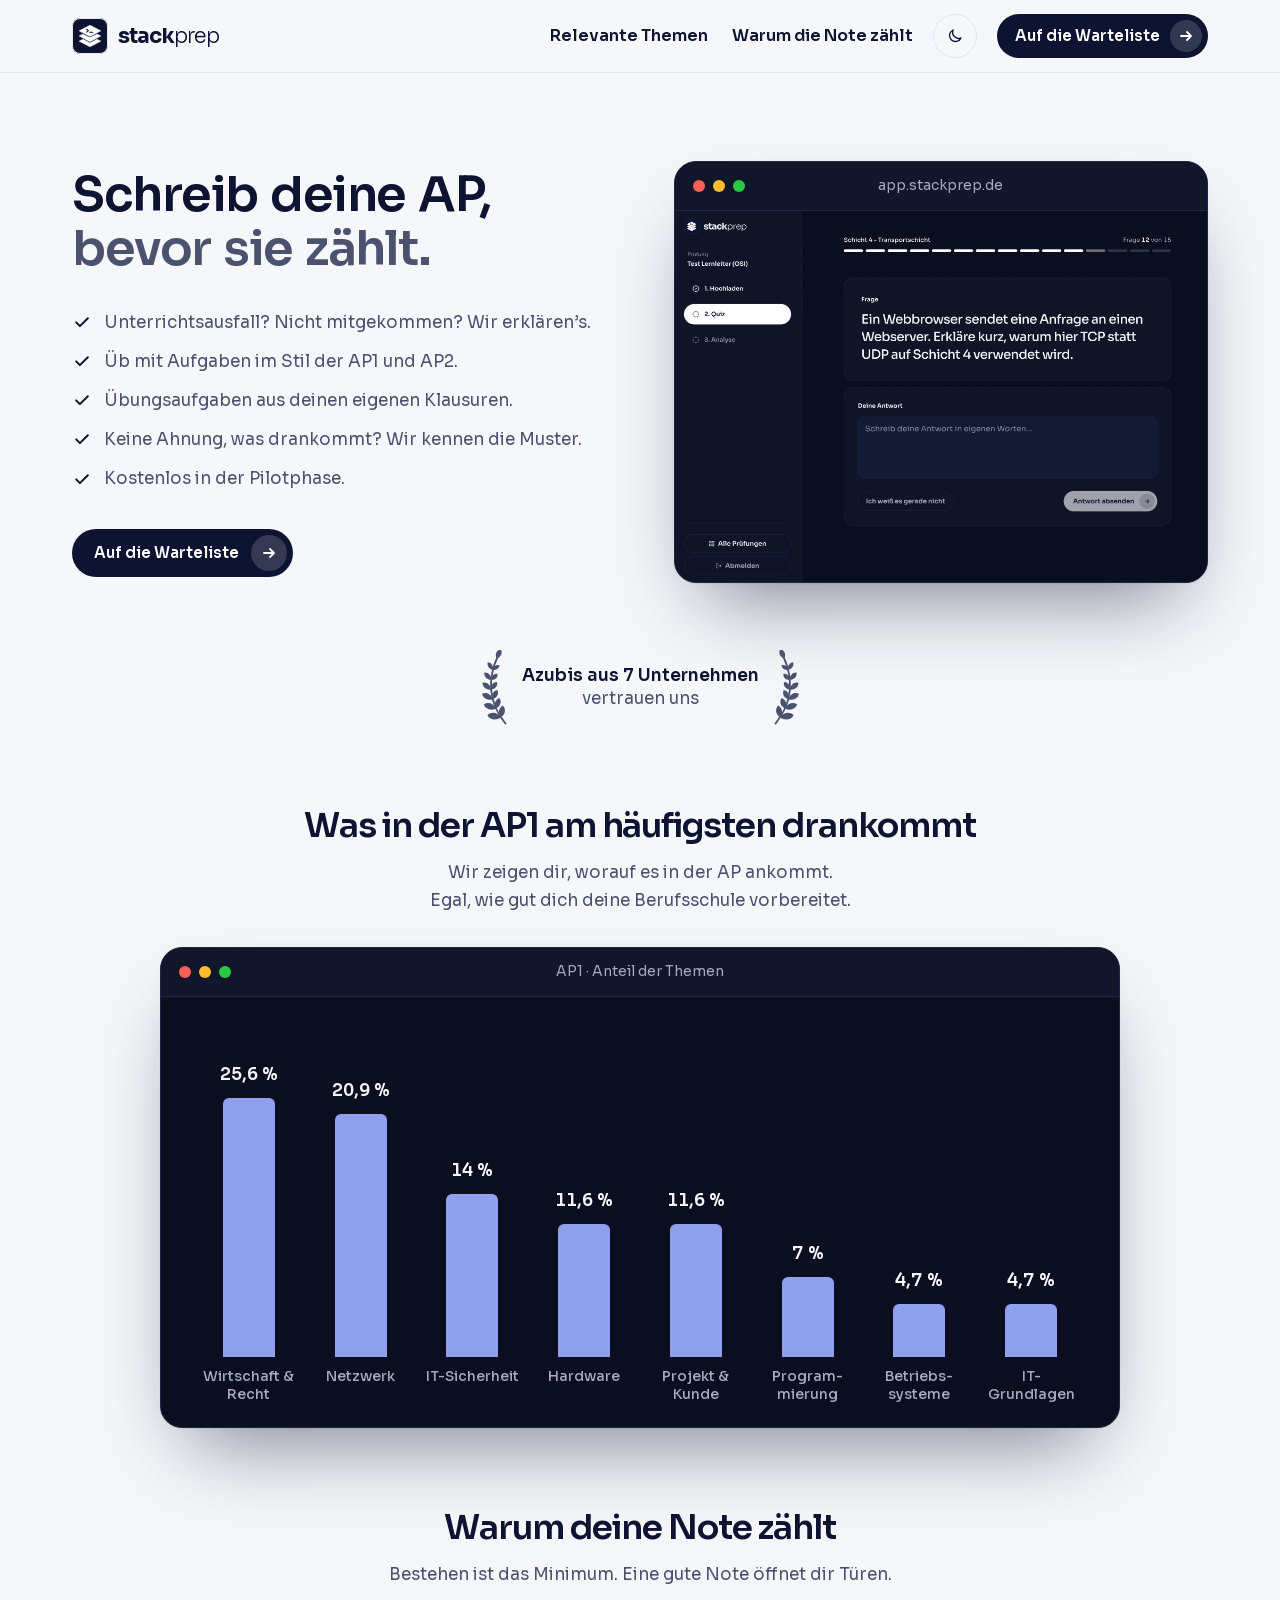
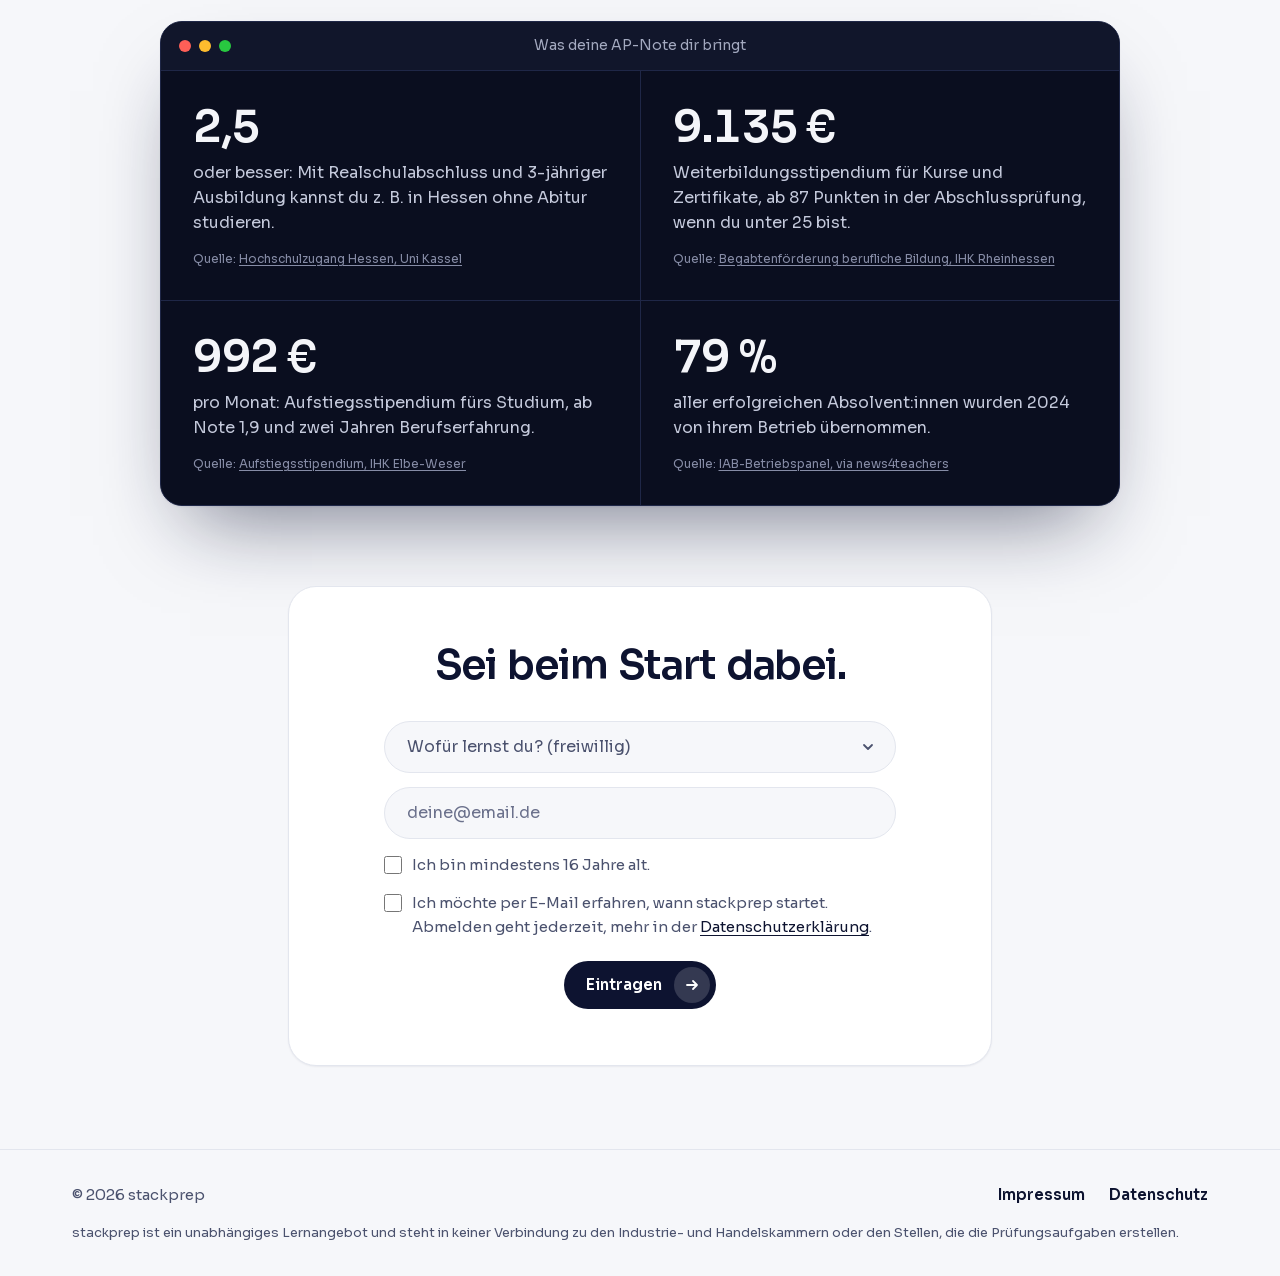
<file: index.html>
<!doctype html>
<html lang="de">
<head>
  <meta charset="utf-8">
  <meta name="viewport" content="width=device-width, initial-scale=1">
  <meta http-equiv="Content-Security-Policy" content="default-src 'none'; script-src 'self'; style-src 'self'; img-src 'self'; font-src 'self'; connect-src 'self'; form-action 'self'; base-uri 'none'; upgrade-insecure-requests">
  <meta name="referrer" content="strict-origin-when-cross-origin">
  <title>stackprep: Schreib deine AP, bevor sie zählt</title>
  <meta name="description" content="Vorbereitung auf die IHK-Abschlussprüfung Teil 1 und 2 für alle IT-Berufe: Aufgaben im Stil der AP, Erklärungen zum Stoff aus dem Unterricht und Übungsaufgaben aus deinen eigenen Unterlagen.">
  <meta name="theme-color" content="#F6F7FA" media="(prefers-color-scheme: light)">
  <meta name="theme-color" content="#0A0E1F" media="(prefers-color-scheme: dark)">
  <meta property="og:title" content="stackprep: Schreib deine AP, bevor sie zählt">
  <meta property="og:description" content="Aufgaben im Stil der AP1 und AP2, Erklärungen zum Stoff und Übungsaufgaben aus deinen eigenen Unterlagen.">
  <meta property="og:type" content="website">
  <link rel="icon" href="/assets/img/favicon.svg" type="image/svg+xml">
  <link rel="preload" href="/assets/fonts/Sora-Variable.woff2" as="font" type="font/woff2" crossorigin>
  <script src="/assets/js/theme.js"></script>
  <link rel="stylesheet" href="/assets/css/styles.css">
  <script src="/assets/js/main.js" defer></script>
</head>
<body>
  <a class="skip-link" href="#main">Zum Inhalt springen</a>

  <header class="site-header">
    <div class="container site-header__inner">
      <a class="brand" href="/" aria-label="stackprep, zur Startseite">
        <img class="brand__mark" src="/assets/img/logo-mark.svg" alt="" width="36" height="36">
        <span class="brand__word"><span class="brand__stack">stack</span><span class="brand__prep">prep</span></span>
      </a>
      <nav class="site-nav" aria-label="Hauptnavigation">
        <a href="#themen">Relevante Themen</a>
        <a href="#warum">Warum die Note zählt</a>
      </nav>
      <button class="theme-toggle" type="button" aria-label="Dunkles Design" aria-pressed="false" data-theme-toggle hidden>
        <svg class="icon-moon" viewBox="0 0 24 24" fill="none" stroke="currentColor" stroke-width="1.8" stroke-linecap="round" stroke-linejoin="round" aria-hidden="true" focusable="false"><path d="M20 14.5A8 8 0 0 1 9.5 4a8 8 0 1 0 10.5 10.5z"/></svg>
        <svg class="icon-sun" viewBox="0 0 24 24" fill="none" stroke="currentColor" stroke-width="1.8" stroke-linecap="round" aria-hidden="true" focusable="false"><circle cx="12" cy="12" r="4"/><path d="M12 2v2M12 20v2M4.9 4.9l1.4 1.4M17.7 17.7l1.4 1.4M2 12h2M20 12h2M4.9 19.1l1.4-1.4M17.7 6.3l1.4-1.4"/></svg>
      </button>
      <a class="pill-button site-header__cta" href="#warteliste">Auf die Warteliste <span class="pill-button__arrow" aria-hidden="true"><svg viewBox="0 0 16 16" fill="none" stroke="currentColor" stroke-width="1.8" stroke-linecap="round" stroke-linejoin="round"><path d="M3 8h10M9 4l4 4-4 4"/></svg></span></a>
    </div>
  </header>

  <main id="main">
    <section class="hero hero--split" aria-labelledby="hero-title">
      <div class="container hero__inner">
        <div class="hero__copy">
          <h1 id="hero-title">Schreib deine AP,<br><span class="hero__soft">bevor sie zählt.</span></h1>

          <ul class="checklist">
            <li><svg viewBox="0 0 24 24" fill="none" stroke="currentColor" stroke-width="2.4" stroke-linecap="round" stroke-linejoin="round" aria-hidden="true" focusable="false"><path d="M5 12.5l4.5 4.5L19 7.5"/></svg><span>Unterrichtsausfall? Nicht mitgekommen? Wir erklären’s.</span></li>
            <li><svg viewBox="0 0 24 24" fill="none" stroke="currentColor" stroke-width="2.4" stroke-linecap="round" stroke-linejoin="round" aria-hidden="true" focusable="false"><path d="M5 12.5l4.5 4.5L19 7.5"/></svg><span>Üb mit Aufgaben im Stil der AP1 und AP2.</span></li>
            <li><svg viewBox="0 0 24 24" fill="none" stroke="currentColor" stroke-width="2.4" stroke-linecap="round" stroke-linejoin="round" aria-hidden="true" focusable="false"><path d="M5 12.5l4.5 4.5L19 7.5"/></svg><span>Übungsaufgaben aus deinen eigenen Klausuren.</span></li>
            <li><svg viewBox="0 0 24 24" fill="none" stroke="currentColor" stroke-width="2.4" stroke-linecap="round" stroke-linejoin="round" aria-hidden="true" focusable="false"><path d="M5 12.5l4.5 4.5L19 7.5"/></svg><span>Keine Ahnung, was drankommt? Wir kennen die Muster.</span></li>
            <li><svg viewBox="0 0 24 24" fill="none" stroke="currentColor" stroke-width="2.4" stroke-linecap="round" stroke-linejoin="round" aria-hidden="true" focusable="false"><path d="M5 12.5l4.5 4.5L19 7.5"/></svg><span>Kostenlos in der Pilotphase.</span></li>
          </ul>

          <a class="pill-button" href="#warteliste">Auf die Warteliste <span class="pill-button__arrow" aria-hidden="true"><svg viewBox="0 0 16 16" fill="none" stroke="currentColor" stroke-width="1.8" stroke-linecap="round" stroke-linejoin="round"><path d="M3 8h10M9 4l4 4-4 4"/></svg></span></a>
        </div>

        <!-- Bildschirmfoto der App in einem macOS-Fenster -->
        <figure class="window window--shot">
          <div class="window__bar" aria-hidden="true">
            <span class="window__dots"><i></i><i></i><i></i></span>
            <p>app.stackprep.de</p>
          </div>
          <img src="/assets/img/app-quiz.webp" width="2000" height="1395" alt="stackprep im Quiz: eine Freitext-Frage, warum ein Webbrowser TCP statt UDP verwendet, mit Antwortfeld und Fortschritt „Frage 12 von 15“.">
        </figure>

        <div class="proof">
          <svg class="proof__laurel" viewBox="0 0 28 64" fill="currentColor" aria-hidden="true" focusable="false"><path d="M22 62Q1 36 16 4" fill="none" stroke="currentColor" stroke-width="1.5" stroke-linecap="round"/><path d="M0 0C3.7 -3.5 3.7 -8.7 0 -11.6C-3.7 -8.7 -3.7 -3.5 0 0Z" transform="translate(18.2 56.7) rotate(-81)"/><path d="M0 0C3.3 -3.0 3.3 -7.5 0 -10.0C-3.3 -7.5 -3.3 -3.0 0 0Z" transform="translate(18.2 56.7) rotate(9)"/><path d="M0 0C3.4 -3.2 3.4 -8.1 0 -10.8C-3.4 -8.1 -3.4 -3.2 0 0Z" transform="translate(14.0 49.2) rotate(-72)"/><path d="M0 0C3.0 -2.8 3.0 -7.0 0 -9.3C-3.0 -7.0 -3.0 -2.8 0 0Z" transform="translate(14.0 49.2) rotate(18)"/><path d="M0 0C3.2 -3.0 3.2 -7.5 0 -10.0C-3.2 -7.5 -3.2 -3.0 0 0Z" transform="translate(11.2 41.4) rotate(-63)"/><path d="M0 0C2.8 -2.6 2.8 -6.5 0 -8.6C-2.8 -6.5 -2.8 -2.6 0 0Z" transform="translate(11.2 41.4) rotate(27)"/><path d="M0 0C2.9 -2.8 2.9 -6.9 0 -9.2C-2.9 -6.9 -2.9 -2.8 0 0Z" transform="translate(9.9 33.3) rotate(-52)"/><path d="M0 0C2.6 -2.4 2.6 -6.0 0 -8.0C-2.6 -6.0 -2.6 -2.4 0 0Z" transform="translate(9.9 33.3) rotate(38)"/><path d="M0 0C2.7 -2.5 2.7 -6.4 0 -8.5C-2.7 -6.4 -2.7 -2.5 0 0Z" transform="translate(10.0 25.1) rotate(-43)"/><path d="M0 0C2.4 -2.2 2.4 -5.5 0 -7.3C-2.4 -5.5 -2.4 -2.2 0 0Z" transform="translate(10.0 25.1) rotate(47)"/><path d="M0 0C2.4 -2.3 2.4 -5.8 0 -7.7C-2.4 -5.8 -2.4 -2.3 0 0Z" transform="translate(11.4 16.6) rotate(-34)"/><path d="M0 0C2.2 -2.0 2.2 -5.0 0 -6.6C-2.2 -5.0 -2.2 -2.0 0 0Z" transform="translate(11.4 16.6) rotate(56)"/><path d="M0 0C3.0 -2.5 3.0 -6.4 0 -8.5C-3.0 -6.4 -3.0 -2.5 0 0Z" transform="translate(14.6 7.2) rotate(23)"/></svg>
          <p><strong>Azubis aus 7 Unternehmen</strong><span>vertrauen uns</span></p>
          <svg class="proof__laurel proof__laurel--right" viewBox="0 0 28 64" fill="currentColor" aria-hidden="true" focusable="false"><path d="M22 62Q1 36 16 4" fill="none" stroke="currentColor" stroke-width="1.5" stroke-linecap="round"/><path d="M0 0C3.7 -3.5 3.7 -8.7 0 -11.6C-3.7 -8.7 -3.7 -3.5 0 0Z" transform="translate(18.2 56.7) rotate(-81)"/><path d="M0 0C3.3 -3.0 3.3 -7.5 0 -10.0C-3.3 -7.5 -3.3 -3.0 0 0Z" transform="translate(18.2 56.7) rotate(9)"/><path d="M0 0C3.4 -3.2 3.4 -8.1 0 -10.8C-3.4 -8.1 -3.4 -3.2 0 0Z" transform="translate(14.0 49.2) rotate(-72)"/><path d="M0 0C3.0 -2.8 3.0 -7.0 0 -9.3C-3.0 -7.0 -3.0 -2.8 0 0Z" transform="translate(14.0 49.2) rotate(18)"/><path d="M0 0C3.2 -3.0 3.2 -7.5 0 -10.0C-3.2 -7.5 -3.2 -3.0 0 0Z" transform="translate(11.2 41.4) rotate(-63)"/><path d="M0 0C2.8 -2.6 2.8 -6.5 0 -8.6C-2.8 -6.5 -2.8 -2.6 0 0Z" transform="translate(11.2 41.4) rotate(27)"/><path d="M0 0C2.9 -2.8 2.9 -6.9 0 -9.2C-2.9 -6.9 -2.9 -2.8 0 0Z" transform="translate(9.9 33.3) rotate(-52)"/><path d="M0 0C2.6 -2.4 2.6 -6.0 0 -8.0C-2.6 -6.0 -2.6 -2.4 0 0Z" transform="translate(9.9 33.3) rotate(38)"/><path d="M0 0C2.7 -2.5 2.7 -6.4 0 -8.5C-2.7 -6.4 -2.7 -2.5 0 0Z" transform="translate(10.0 25.1) rotate(-43)"/><path d="M0 0C2.4 -2.2 2.4 -5.5 0 -7.3C-2.4 -5.5 -2.4 -2.2 0 0Z" transform="translate(10.0 25.1) rotate(47)"/><path d="M0 0C2.4 -2.3 2.4 -5.8 0 -7.7C-2.4 -5.8 -2.4 -2.3 0 0Z" transform="translate(11.4 16.6) rotate(-34)"/><path d="M0 0C2.2 -2.0 2.2 -5.0 0 -6.6C-2.2 -5.0 -2.2 -2.0 0 0Z" transform="translate(11.4 16.6) rotate(56)"/><path d="M0 0C3.0 -2.5 3.0 -6.4 0 -8.5C-3.0 -6.4 -3.0 -2.5 0 0Z" transform="translate(14.6 7.2) rotate(23)"/></svg>
        </div>
      </div>
    </section>

    <section id="themen" class="topics-section" aria-labelledby="themen-title">
      <div class="container">
        <h2 id="themen-title" class="topics-section__title">Was in der AP1 am häufigsten drankommt</h2>
        <p class="topics-section__lead">Wir zeigen dir, worauf es in der AP ankommt.<br>Egal, wie gut dich deine Berufsschule vorbereitet.</p>
        <figure class="window window--shot window--chart">
          <div class="window__bar" aria-hidden="true">
            <span class="window__dots"><i></i><i></i><i></i></span>
            <p>AP1 · Anteil der Themen</p>
          </div>
          <div class="column-chart">
            <div class="column-chart__scroll">
              <ul class="column-chart__plot">
                <li>
                  <span class="column" tabindex="0" aria-label="Wirtschaftlichkeit, Kalkulation &amp; Recht: 25,6 % der Themen">
                    <span class="column__track"><span class="column__value">25,6 %</span><span class="column__bar h-100"></span></span>
                    <span class="column__label">Wirtschaft &amp; Recht</span>
                    <span class="column__tip" role="tooltip">Wirtschaftlichkeit, Kalkulation &amp; Recht</span>
                  </span>
                </li>
                <li>
                  <span class="column" tabindex="0" aria-label="Netzwerktechnik: 20,9 % der Themen">
                    <span class="column__track"><span class="column__value">20,9 %</span><span class="column__bar h-82"></span></span>
                    <span class="column__label">Netzwerk</span>
                    <span class="column__tip" role="tooltip">Netzwerktechnik</span>
                  </span>
                </li>
                <li>
                  <span class="column" tabindex="0" aria-label="IT-Sicherheit &amp; Datenschutz: 14 % der Themen">
                    <span class="column__track"><span class="column__value">14 %</span><span class="column__bar h-55"></span></span>
                    <span class="column__label">IT-Sicherheit</span>
                    <span class="column__tip" role="tooltip">IT-Sicherheit &amp; Datenschutz</span>
                  </span>
                </li>
                <li>
                  <span class="column" tabindex="0" aria-label="Hardware &amp; Energie: 11,6 % der Themen">
                    <span class="column__track"><span class="column__value">11,6 %</span><span class="column__bar h-45"></span></span>
                    <span class="column__label">Hardware</span>
                    <span class="column__tip" role="tooltip">Hardware &amp; Energie</span>
                  </span>
                </li>
                <li>
                  <span class="column" tabindex="0" aria-label="Projektmanagement &amp; Kundenkommunikation: 11,6 % der Themen">
                    <span class="column__track"><span class="column__value">11,6 %</span><span class="column__bar h-45"></span></span>
                    <span class="column__label">Projekt &amp; Kunde</span>
                    <span class="column__tip" role="tooltip">Projektmanagement &amp; Kundenkommunikation</span>
                  </span>
                </li>
                <li>
                  <span class="column" tabindex="0" aria-label="Programmierung &amp; Datenbanken: 7 % der Themen">
                    <span class="column__track"><span class="column__value">7 %</span><span class="column__bar h-27"></span></span>
                    <span class="column__label">Program&shy;mierung</span>
                    <span class="column__tip" role="tooltip">Programmierung &amp; Datenbanken</span>
                  </span>
                </li>
                <li>
                  <span class="column" tabindex="0" aria-label="Betriebssysteme &amp; Client-Management: 4,7 % der Themen">
                    <span class="column__track"><span class="column__value">4,7 %</span><span class="column__bar h-18"></span></span>
                    <span class="column__label">Betriebs&shy;systeme</span>
                    <span class="column__tip" role="tooltip">Betriebssysteme &amp; Client-Management</span>
                  </span>
                </li>
                <li>
                  <span class="column" tabindex="0" aria-label="Informationstechnische Grundlagen: 4,7 % der Themen">
                    <span class="column__track"><span class="column__value">4,7 %</span><span class="column__bar h-18"></span></span>
                    <span class="column__label">IT-Grundlagen</span>
                    <span class="column__tip" role="tooltip">Informationstechnische Grundlagen</span>
                  </span>
                </li>
              </ul>
            </div>
          </div>
        </figure>
      </div>
    </section>

    <section id="warum" class="topics-section" aria-labelledby="warum-title">
      <div class="container">
        <h2 id="warum-title" class="topics-section__title">Warum deine Note zählt</h2>
        <p class="topics-section__lead">Bestehen ist das Minimum. Eine gute Note öffnet dir Türen.</p>
        <div class="window window--shot window--chart">
          <div class="window__bar" aria-hidden="true">
            <span class="window__dots"><i></i><i></i><i></i></span>
            <p>Was deine AP-Note dir bringt</p>
          </div>
          <ul class="stats">
              <li class="stat">
                <p class="stat__value">2,5</p>
                <p class="stat__text">oder besser: Mit Realschulabschluss und 3-jähriger Ausbildung kannst du z.&nbsp;B. in Hessen ohne Abitur studieren.</p>
                <p class="stat__source">Quelle: <a href="https://www.uni-kassel.de/uni/studium/vor-der-bewerbung/rund-um-die-studienplatzbewerbung/spezielle-bewerbungssituationen/studieren-ohne-abitur/hochschulzugang-mit-mittlerem-schulabschluss-und-qualifiziertem-ausbildungsabschluss.html" rel="noopener" target="_blank">Hochschulzugang Hessen, Uni Kassel</a></p>
              </li>
              <li class="stat">
                <p class="stat__value">9.135&nbsp;€</p>
                <p class="stat__text">Weiterbildungsstipendium für Kurse und Zertifikate, ab 87 Punkten in der Abschlussprüfung, wenn du unter 25 bist.</p>
                <p class="stat__source">Quelle: <a href="https://www.ihk.de/rheinhessen/aus-und-weiterbildung/beratung/stipendium-weiterbildung-3168834" rel="noopener" target="_blank">Begabtenförderung berufliche Bildung, IHK Rheinhessen</a></p>
              </li>
              <li class="stat">
                <p class="stat__value">992&nbsp;€</p>
                <p class="stat__text">pro Monat: Aufstiegsstipendium fürs Studium, ab Note 1,9 und zwei Jahren Berufserfahrung.</p>
                <p class="stat__source">Quelle: <a href="https://www.ihk.de/elbeweser/aus-und-weiterbildung/weiterbildung/foerderung-der-weiterbildung/aufstiegsstipendium-1700818" rel="noopener" target="_blank">Aufstiegsstipendium, IHK Elbe-Weser</a></p>
              </li>
              <li class="stat">
                <p class="stat__value">79&nbsp;%</p>
                <p class="stat__text">aller erfolgreichen Absolvent:innen wurden 2024 von ihrem Betrieb übernommen.</p>
                <p class="stat__source">Quelle: <a href="https://www.news4teachers.de/2025/07/studie-auszubildende-haben-exzellente-uebernahmechancen-quote-so-hoch-wie-nie/" rel="noopener" target="_blank">IAB-Betriebspanel, via news4teachers</a></p>
              </li>
          </ul>
        </div>
      </div>
    </section>

    <section id="warteliste" class="signup-section" aria-labelledby="signup-title">
      <div class="container">
        <div class="signup">
          <h2 id="signup-title" class="signup__title">Sei beim Start dabei.</h2>

          <form class="waitlist" action="/api/waitlist" method="post" data-lead-form="waitlist" aria-labelledby="signup-title">
            <label class="visually-hidden" for="beruf">Wofür lernst du? (freiwillig)</label>
            <span class="select">
              <select class="waitlist__select" id="beruf" name="beruf">
                <option value="">Wofür lernst du? (freiwillig)</option>
                <optgroup label="IT-Ausbildung">
                  <option value="fi_ae">FI Anwendungsentwicklung</option>
                  <option value="fi_si">FI Systemintegration</option>
                  <option value="fi_dpa">FI Daten- und Prozessanalyse</option>
                  <option value="fi_dv">FI Digitale Vernetzung</option>
                  <option value="itse">IT-System-Elektroniker:in</option>
                  <option value="kits">Kaufleute für IT-System-Management</option>
                  <option value="kdm">Kaufleute für Digitalisierungsmanagement</option>
                </optgroup>
                <optgroup label="Studium">
                  <option value="studium">Informatik-Studium</option>
                </optgroup>
                <option value="andere">Etwas anderes</option>
              </select>
              <svg class="select__chevron" viewBox="0 0 16 16" fill="none" stroke="currentColor" stroke-width="1.8" stroke-linecap="round" stroke-linejoin="round" aria-hidden="true" focusable="false"><path d="M4 6l4 4 4-4"/></svg>
            </span>

            <div data-other-profession>
              <label class="visually-hidden" for="beruf-andere">Was lernst du? (bei „Etwas anderes“, freiwillig)</label>
              <input class="waitlist__input" id="beruf-andere" name="berufAndere" type="text" placeholder="Was lernst du? (freiwillig)" maxlength="120">
            </div>

            <label class="visually-hidden" for="email">E-Mail-Adresse</label>
            <input class="waitlist__input" id="email" name="email" type="email" placeholder="deine@email.de" autocomplete="email" inputmode="email" maxlength="254" required>

            <div class="hp" aria-hidden="true">
              <label for="website">Website</label>
              <input id="website" name="website" type="text" tabindex="-1" autocomplete="off">
            </div>
            <input type="hidden" name="quelle" data-attribution="source">
            <input type="hidden" name="kampagne" data-attribution="campaign">

            <label class="check"><input type="checkbox" name="alter" value="16plus" required><span>Ich bin mindestens 16 Jahre alt.</span></label>
            <label class="check"><input type="checkbox" name="einwilligung" value="ja" required><span>Ich möchte per E-Mail erfahren, wann stackprep startet. Abmelden geht jederzeit, mehr in der <a href="/datenschutz.html">Datenschutzerklärung</a>.</span></label>

            <button class="pill-button waitlist__submit" type="submit">Eintragen <span class="pill-button__arrow" aria-hidden="true"><svg viewBox="0 0 16 16" fill="none" stroke="currentColor" stroke-width="1.8" stroke-linecap="round" stroke-linejoin="round"><path d="M3 8h10M9 4l4 4-4 4"/></svg></span></button>

            <p class="form-status" role="status" aria-live="polite" data-status></p>
          </form>
        </div>
      </div>
    </section>
  </main>

  <footer class="site-footer">
    <div class="container site-footer__inner">
      <p>© 2026 stackprep</p>
      <ul>
        <li><a href="/impressum.html">Impressum</a></li>
        <li><a href="/datenschutz.html">Datenschutz</a></li>
      </ul>
      <p class="site-footer__note">stackprep ist ein unabhängiges Lernangebot und steht in keiner Verbindung zu den Industrie- und Handelskammern oder den Stellen, die die Prüfungsaufgaben erstellen.</p>
    </div>
  </footer>
</body>
</html>
</file>
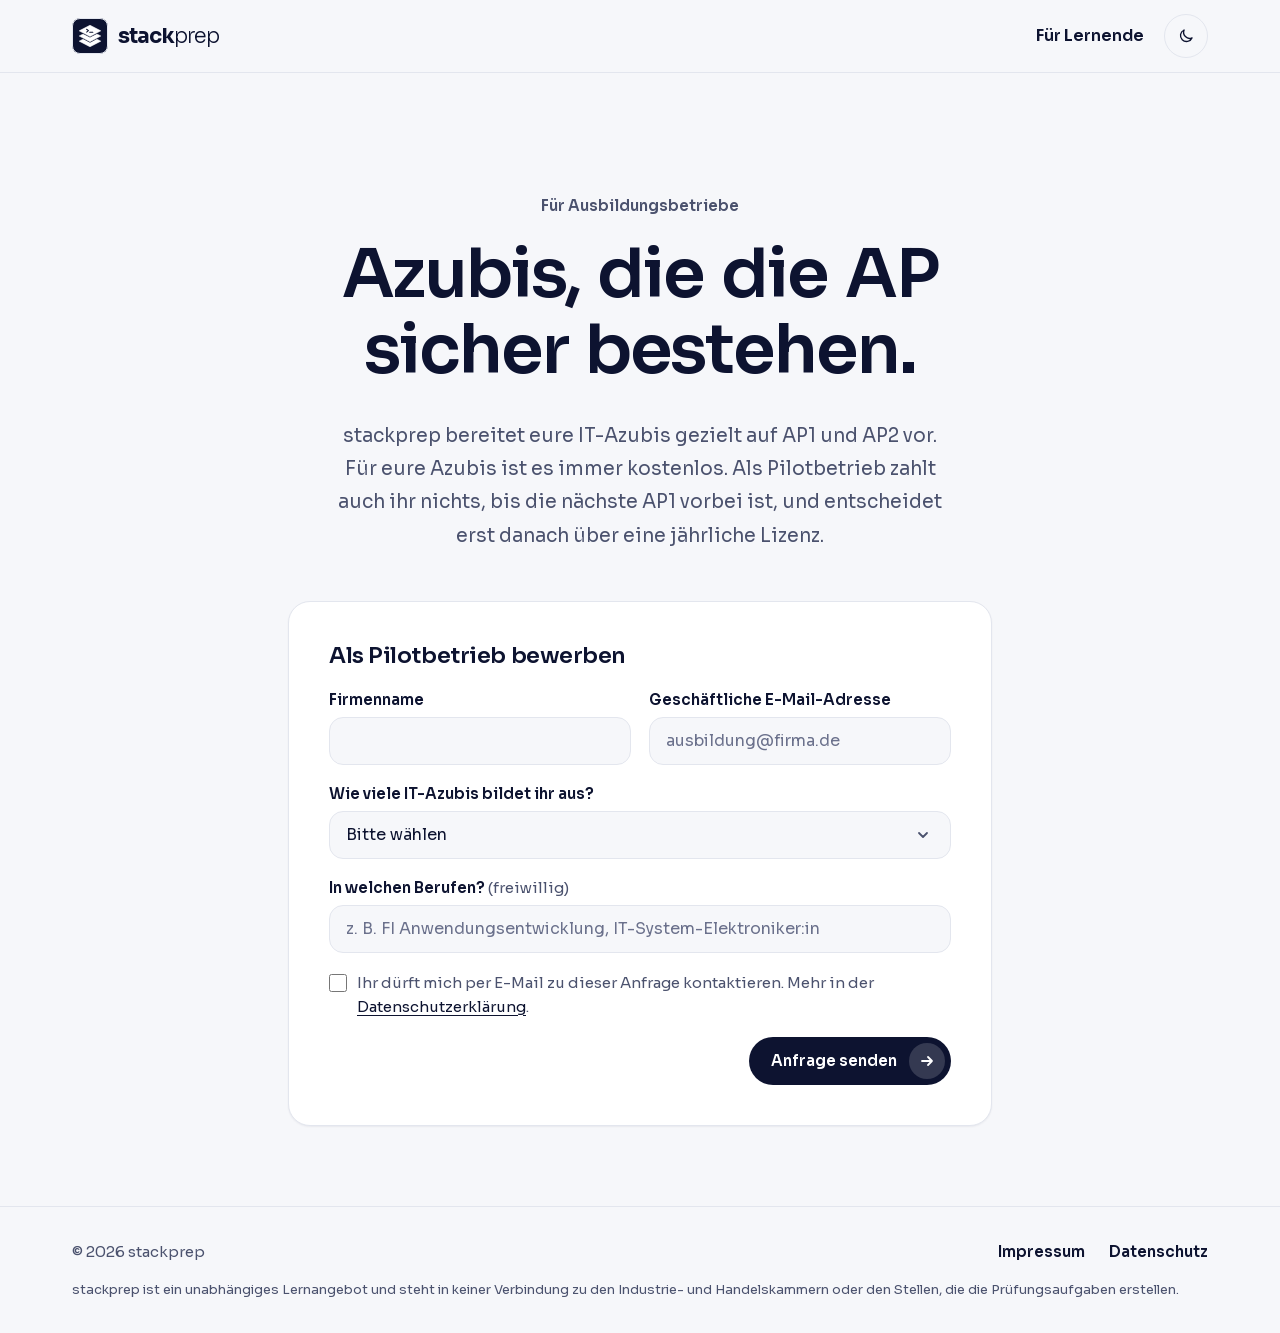
<file: betriebe/index.html>
<!doctype html>
<html lang="de">
<head>
  <meta charset="utf-8">
  <meta name="viewport" content="width=device-width, initial-scale=1">
  <meta http-equiv="Content-Security-Policy" content="default-src 'none'; script-src 'self'; style-src 'self'; img-src 'self'; font-src 'self'; connect-src 'self'; form-action 'self'; base-uri 'none'; upgrade-insecure-requests">
  <meta name="referrer" content="strict-origin-when-cross-origin">
  <title>stackprep für Ausbildungsbetriebe: Azubis, die die AP sicher bestehen</title>
  <meta name="description" content="stackprep bereitet eure IT-Azubis gezielt auf AP1 und AP2 vor. Jetzt als Ausbildungsbetrieb für die kostenlose Pilotphase bewerben.">
  <meta name="theme-color" content="#F6F7FA" media="(prefers-color-scheme: light)">
  <meta name="theme-color" content="#0A0E1F" media="(prefers-color-scheme: dark)">
  <meta property="og:title" content="stackprep für Ausbildungsbetriebe">
  <meta property="og:description" content="Eure IT-Azubis gezielt auf AP1 und AP2 vorbereiten. Jetzt für die Pilotphase bewerben.">
  <meta property="og:type" content="website">
  <link rel="icon" href="/assets/img/favicon.svg" type="image/svg+xml">
  <link rel="preload" href="/assets/fonts/Sora-Variable.woff2" as="font" type="font/woff2" crossorigin>
  <script src="/assets/js/theme.js"></script>
  <link rel="stylesheet" href="/assets/css/styles.css">
  <script src="/assets/js/main.js" defer></script>
</head>
<body>
  <a class="skip-link" href="#main">Zum Inhalt springen</a>

  <header class="site-header">
    <div class="container site-header__inner">
      <a class="brand" href="/" aria-label="stackprep, zur Startseite">
        <img class="brand__mark" src="/assets/img/logo-mark.svg" alt="" width="36" height="36">
        <span class="brand__word"><span class="brand__stack">stack</span><span class="brand__prep">prep</span></span>
      </a>
      <nav class="site-nav" aria-label="Hauptnavigation">
        <a href="/">Für Lernende</a>
      </nav>
      <button class="theme-toggle" type="button" aria-label="Dunkles Design" aria-pressed="false" data-theme-toggle hidden>
        <svg class="icon-moon" viewBox="0 0 24 24" fill="none" stroke="currentColor" stroke-width="1.8" stroke-linecap="round" stroke-linejoin="round" aria-hidden="true" focusable="false"><path d="M20 14.5A8 8 0 0 1 9.5 4a8 8 0 1 0 10.5 10.5z"/></svg>
        <svg class="icon-sun" viewBox="0 0 24 24" fill="none" stroke="currentColor" stroke-width="1.8" stroke-linecap="round" aria-hidden="true" focusable="false"><circle cx="12" cy="12" r="4"/><path d="M12 2v2M12 20v2M4.9 4.9l1.4 1.4M17.7 17.7l1.4 1.4M2 12h2M20 12h2M4.9 19.1l1.4-1.4M17.7 6.3l1.4-1.4"/></svg>
      </button>
    </div>
  </header>

  <main id="main">
    <section class="hero" aria-labelledby="hero-title">
      <div class="container hero__inner">
        <p class="section__label">Für Ausbildungsbetriebe</p>
        <h1 id="hero-title">Azubis, die die AP sicher bestehen.</h1>
        <p class="hero__lead">stackprep bereitet eure IT-Azubis gezielt auf AP1 und AP2 vor. Für eure Azubis ist es immer kostenlos. Als Pilotbetrieb zahlt auch ihr nichts, bis die nächste AP1 vorbei ist, und entscheidet erst danach über eine jährliche Lizenz.</p>

        <form class="lead-form" action="/api/betriebe" method="post" data-lead-form="company" aria-labelledby="anfrage-title">
          <h2 id="anfrage-title" class="lead-form__title">Als Pilotbetrieb bewerben</h2>

          <div class="lead-form__row">
            <label class="field">
              <span class="field__label">Firmenname</span>
              <input name="firma" type="text" autocomplete="organization" minlength="2" maxlength="120" required>
            </label>
            <label class="field">
              <span class="field__label">Geschäftliche E-Mail-Adresse</span>
              <input name="email" type="email" placeholder="ausbildung@firma.de" autocomplete="work email" inputmode="email" maxlength="254" required>
            </label>
          </div>

          <label class="field">
            <span class="field__label">Wie viele IT-Azubis bildet ihr aus?</span>
            <span class="select">
              <select name="azubis" required>
                <option value="">Bitte wählen</option>
                <option value="1-5">1 bis 5</option>
                <option value="6-20">6 bis 20</option>
                <option value="21-50">21 bis 50</option>
                <option value="50+">Mehr als 50</option>
              </select>
              <svg class="select__chevron" viewBox="0 0 16 16" fill="none" stroke="currentColor" stroke-width="1.8" stroke-linecap="round" stroke-linejoin="round" aria-hidden="true" focusable="false"><path d="M4 6l4 4 4-4"/></svg>
            </span>
          </label>

          <label class="field">
            <span class="field__label">In welchen Berufen? <span class="field__hint">(freiwillig)</span></span>
            <input name="berufe" type="text" placeholder="z. B. FI Anwendungsentwicklung, IT-System-Elektroniker:in" maxlength="300">
          </label>

          <div class="hp" aria-hidden="true">
            <label for="company-website">Website</label>
            <input id="company-website" name="website" type="text" tabindex="-1" autocomplete="off">
          </div>
          <input type="hidden" name="quelle" data-attribution="source">
          <input type="hidden" name="kampagne" data-attribution="campaign">

          <label class="check"><input type="checkbox" name="einwilligung" value="ja" required><span>Ihr dürft mich per E-Mail zu dieser Anfrage kontaktieren. Mehr in der <a href="/datenschutz.html">Datenschutzerklärung</a>.</span></label>

          <div class="lead-form__actions">
            <button class="pill-button" type="submit">Anfrage senden <span class="pill-button__arrow" aria-hidden="true"><svg viewBox="0 0 16 16" fill="none" stroke="currentColor" stroke-width="1.8" stroke-linecap="round" stroke-linejoin="round"><path d="M3 8h10M9 4l4 4-4 4"/></svg></span></button>
          </div>

          <p class="form-status" role="status" aria-live="polite" data-status></p>
        </form>
      </div>
    </section>
  </main>

  <footer class="site-footer">
    <div class="container site-footer__inner">
      <p>© 2026 stackprep</p>
      <ul>
        <li><a href="/impressum.html">Impressum</a></li>
        <li><a href="/datenschutz.html">Datenschutz</a></li>
      </ul>
      <p class="site-footer__note">stackprep ist ein unabhängiges Lernangebot und steht in keiner Verbindung zu den Industrie- und Handelskammern oder den Stellen, die die Prüfungsaufgaben erstellen.</p>
    </div>
  </footer>
</body>
</html>
</file>
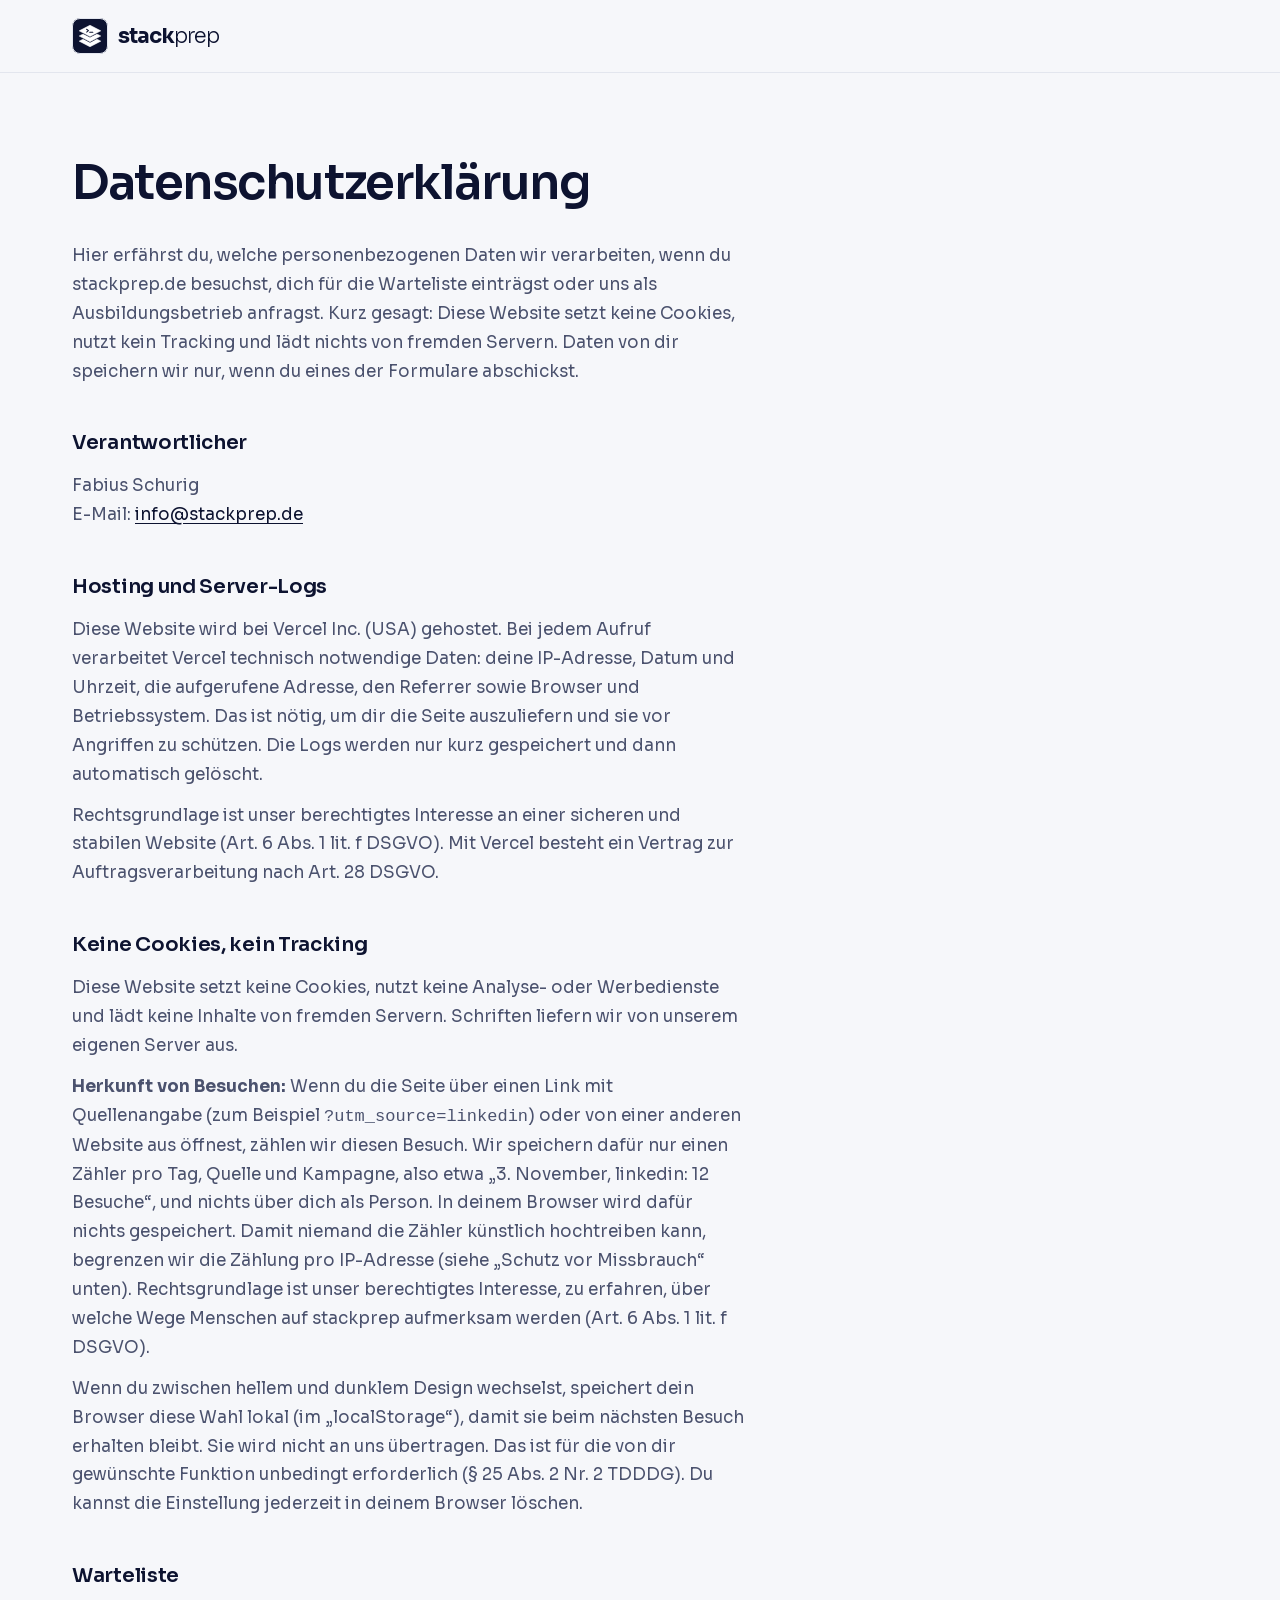
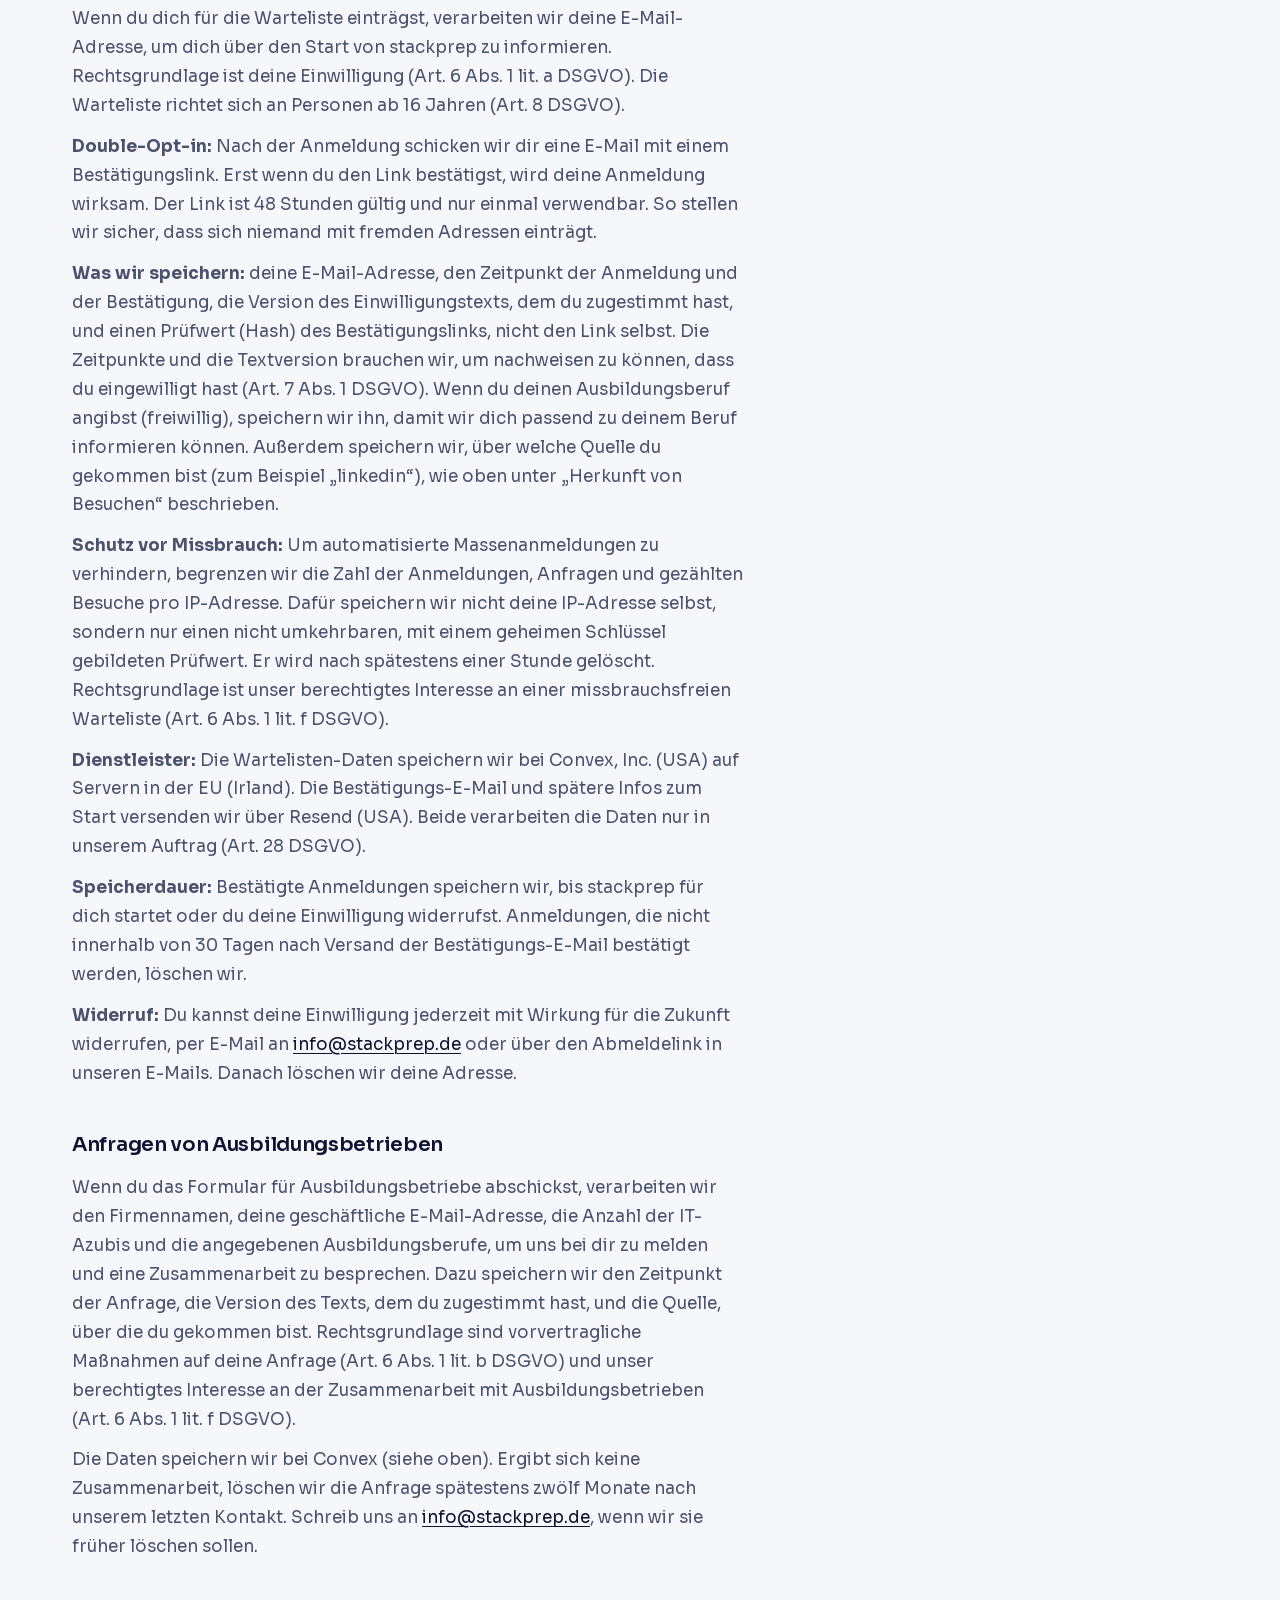
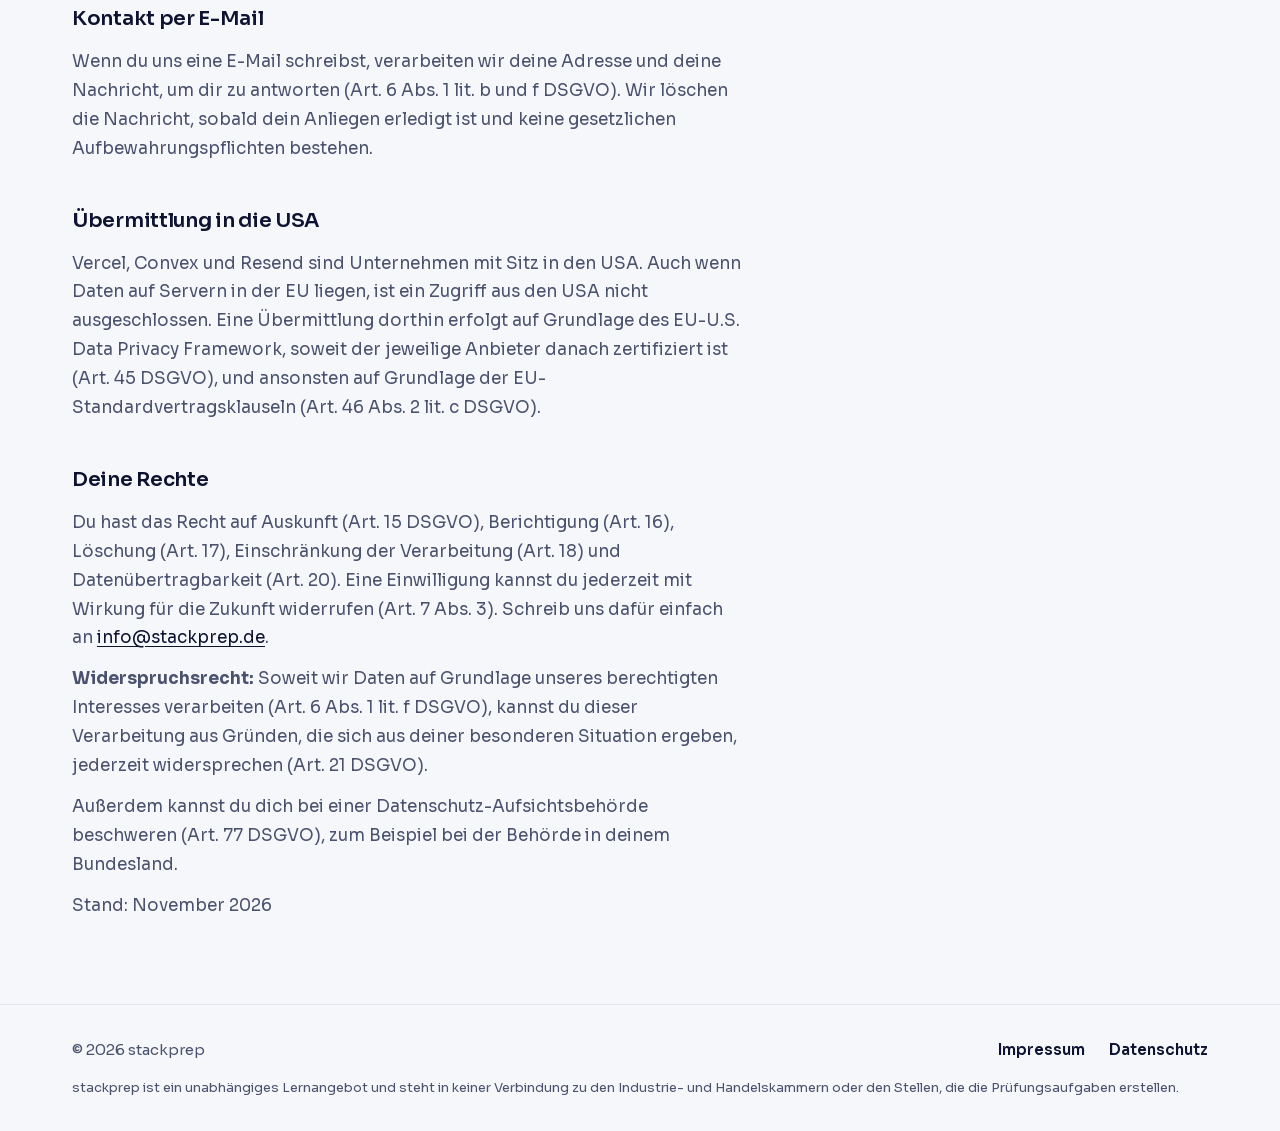
<file: datenschutz.html>
<!doctype html>
<html lang="de">
<head>
  <meta charset="utf-8">
  <meta name="viewport" content="width=device-width, initial-scale=1">
  <meta http-equiv="Content-Security-Policy" content="default-src 'none'; script-src 'self'; style-src 'self'; img-src 'self'; font-src 'self'; base-uri 'none'; form-action 'none'; upgrade-insecure-requests">
  <meta name="robots" content="noindex">
  <title>Datenschutz · stackprep</title>
  <link rel="icon" href="/assets/img/favicon.svg" type="image/svg+xml">
  <script src="/assets/js/theme.js"></script>
  <link rel="stylesheet" href="/assets/css/styles.css">
</head>
<body>
  <header class="site-header">
    <div class="container site-header__inner">
      <a class="brand" href="/" aria-label="stackprep, zur Startseite">
        <img class="brand__mark" src="/assets/img/logo-mark.svg" alt="" width="36" height="36">
        <span class="brand__word"><span class="brand__stack">stack</span><span class="brand__prep">prep</span></span>
      </a>
    </div>
  </header>

  <main class="legal">
    <div class="container">
      <h1>Datenschutzerklärung</h1>
      <p>Hier erfährst du, welche personenbezogenen Daten wir verarbeiten, wenn du stackprep.de besuchst, dich für die Warteliste einträgst oder uns als Ausbildungsbetrieb anfragst. Kurz gesagt: Diese Website setzt keine Cookies, nutzt kein Tracking und lädt nichts von fremden Servern. Daten von dir speichern wir nur, wenn du eines der Formulare abschickst.</p>

      <h2>Verantwortlicher</h2>
      <p>Fabius Schurig<br>E-Mail: <a href="mailto:info@stackprep.de">info@stackprep.de</a></p>

      <h2>Hosting und Server-Logs</h2>
      <p>Diese Website wird bei Vercel Inc. (USA) gehostet. Bei jedem Aufruf verarbeitet Vercel technisch notwendige Daten: deine IP-Adresse, Datum und Uhrzeit, die aufgerufene Adresse, den Referrer sowie Browser und Betriebssystem. Das ist nötig, um dir die Seite auszuliefern und sie vor Angriffen zu schützen. Die Logs werden nur kurz gespeichert und dann automatisch gelöscht.</p>
      <p>Rechtsgrundlage ist unser berechtigtes Interesse an einer sicheren und stabilen Website (Art. 6 Abs. 1 lit. f DSGVO). Mit Vercel besteht ein Vertrag zur Auftragsverarbeitung nach Art. 28 DSGVO.</p>

      <h2>Keine Cookies, kein Tracking</h2>
      <p>Diese Website setzt keine Cookies, nutzt keine Analyse- oder Werbedienste und lädt keine Inhalte von fremden Servern. Schriften liefern wir von unserem eigenen Server aus.</p>
      <p><strong>Herkunft von Besuchen:</strong> Wenn du die Seite über einen Link mit Quellenangabe (zum Beispiel <code>?utm_source=linkedin</code>) oder von einer anderen Website aus öffnest, zählen wir diesen Besuch. Wir speichern dafür nur einen Zähler pro Tag, Quelle und Kampagne, also etwa „3. November, linkedin: 12 Besuche“, und nichts über dich als Person. In deinem Browser wird dafür nichts gespeichert. Damit niemand die Zähler künstlich hochtreiben kann, begrenzen wir die Zählung pro IP-Adresse (siehe „Schutz vor Missbrauch“ unten). Rechtsgrundlage ist unser berechtigtes Interesse, zu erfahren, über welche Wege Menschen auf stackprep aufmerksam werden (Art. 6 Abs. 1 lit. f DSGVO).</p>
      <p>Wenn du zwischen hellem und dunklem Design wechselst, speichert dein Browser diese Wahl lokal (im „localStorage“), damit sie beim nächsten Besuch erhalten bleibt. Sie wird nicht an uns übertragen. Das ist für die von dir gewünschte Funktion unbedingt erforderlich (§ 25 Abs. 2 Nr. 2 TDDDG). Du kannst die Einstellung jederzeit in deinem Browser löschen.</p>

      <h2>Warteliste</h2>
      <p>Wenn du dich für die Warteliste einträgst, verarbeiten wir deine E-Mail-Adresse, um dich über den Start von stackprep zu informieren. Rechtsgrundlage ist deine Einwilligung (Art. 6 Abs. 1 lit. a DSGVO). Die Warteliste richtet sich an Personen ab 16 Jahren (Art. 8 DSGVO).</p>
      <p><strong>Double-Opt-in:</strong> Nach der Anmeldung schicken wir dir eine E-Mail mit einem Bestätigungslink. Erst wenn du den Link bestätigst, wird deine Anmeldung wirksam. Der Link ist 48 Stunden gültig und nur einmal verwendbar. So stellen wir sicher, dass sich niemand mit fremden Adressen einträgt.</p>
      <p><strong>Was wir speichern:</strong> deine E-Mail-Adresse, den Zeitpunkt der Anmeldung und der Bestätigung, die Version des Einwilligungstexts, dem du zugestimmt hast, und einen Prüfwert (Hash) des Bestätigungslinks, nicht den Link selbst. Die Zeitpunkte und die Textversion brauchen wir, um nachweisen zu können, dass du eingewilligt hast (Art. 7 Abs. 1 DSGVO). Wenn du deinen Ausbildungsberuf angibst (freiwillig), speichern wir ihn, damit wir dich passend zu deinem Beruf informieren können. Außerdem speichern wir, über welche Quelle du gekommen bist (zum Beispiel „linkedin“), wie oben unter „Herkunft von Besuchen“ beschrieben.</p>
      <p><strong>Schutz vor Missbrauch:</strong> Um automatisierte Massenanmeldungen zu verhindern, begrenzen wir die Zahl der Anmeldungen, Anfragen und gezählten Besuche pro IP-Adresse. Dafür speichern wir nicht deine IP-Adresse selbst, sondern nur einen nicht umkehrbaren, mit einem geheimen Schlüssel gebildeten Prüfwert. Er wird nach spätestens einer Stunde gelöscht. Rechtsgrundlage ist unser berechtigtes Interesse an einer missbrauchsfreien Warteliste (Art. 6 Abs. 1 lit. f DSGVO).</p>
      <p><strong>Dienstleister:</strong> Die Wartelisten-Daten speichern wir bei Convex, Inc. (USA) auf Servern in der EU (Irland). Die Bestätigungs-E-Mail und spätere Infos zum Start versenden wir über Resend (USA). Beide verarbeiten die Daten nur in unserem Auftrag (Art. 28 DSGVO).</p>
      <p><strong>Speicherdauer:</strong> Bestätigte Anmeldungen speichern wir, bis stackprep für dich startet oder du deine Einwilligung widerrufst. Anmeldungen, die nicht innerhalb von 30 Tagen nach Versand der Bestätigungs-E-Mail bestätigt werden, löschen wir.</p>
      <p><strong>Widerruf:</strong> Du kannst deine Einwilligung jederzeit mit Wirkung für die Zukunft widerrufen, per E-Mail an <a href="mailto:info@stackprep.de">info@stackprep.de</a> oder über den Abmeldelink in unseren E-Mails. Danach löschen wir deine Adresse.</p>

      <h2>Anfragen von Ausbildungsbetrieben</h2>
      <p>Wenn du das Formular für Ausbildungsbetriebe abschickst, verarbeiten wir den Firmennamen, deine geschäftliche E-Mail-Adresse, die Anzahl der IT-Azubis und die angegebenen Ausbildungsberufe, um uns bei dir zu melden und eine Zusammenarbeit zu besprechen. Dazu speichern wir den Zeitpunkt der Anfrage, die Version des Texts, dem du zugestimmt hast, und die Quelle, über die du gekommen bist. Rechtsgrundlage sind vorvertragliche Maßnahmen auf deine Anfrage (Art. 6 Abs. 1 lit. b DSGVO) und unser berechtigtes Interesse an der Zusammenarbeit mit Ausbildungsbetrieben (Art. 6 Abs. 1 lit. f DSGVO).</p>
      <p>Die Daten speichern wir bei Convex (siehe oben). Ergibt sich keine Zusammenarbeit, löschen wir die Anfrage spätestens zwölf Monate nach unserem letzten Kontakt. Schreib uns an <a href="mailto:info@stackprep.de">info@stackprep.de</a>, wenn wir sie früher löschen sollen.</p>

      <h2>Kontakt per E-Mail</h2>
      <p>Wenn du uns eine E-Mail schreibst, verarbeiten wir deine Adresse und deine Nachricht, um dir zu antworten (Art. 6 Abs. 1 lit. b und f DSGVO). Wir löschen die Nachricht, sobald dein Anliegen erledigt ist und keine gesetzlichen Aufbewahrungspflichten bestehen.</p>

      <h2>Übermittlung in die USA</h2>
      <p>Vercel, Convex und Resend sind Unternehmen mit Sitz in den USA. Auch wenn Daten auf Servern in der EU liegen, ist ein Zugriff aus den USA nicht ausgeschlossen. Eine Übermittlung dorthin erfolgt auf Grundlage des EU-U.S. Data Privacy Framework, soweit der jeweilige Anbieter danach zertifiziert ist (Art. 45 DSGVO), und ansonsten auf Grundlage der EU-Standardvertragsklauseln (Art. 46 Abs. 2 lit. c DSGVO).</p>

      <h2>Deine Rechte</h2>
      <p>Du hast das Recht auf Auskunft (Art. 15 DSGVO), Berichtigung (Art. 16), Löschung (Art. 17), Einschränkung der Verarbeitung (Art. 18) und Datenübertragbarkeit (Art. 20). Eine Einwilligung kannst du jederzeit mit Wirkung für die Zukunft widerrufen (Art. 7 Abs. 3). Schreib uns dafür einfach an <a href="mailto:info@stackprep.de">info@stackprep.de</a>.</p>
      <p><strong>Widerspruchsrecht:</strong> Soweit wir Daten auf Grundlage unseres berechtigten Interesses verarbeiten (Art. 6 Abs. 1 lit. f DSGVO), kannst du dieser Verarbeitung aus Gründen, die sich aus deiner besonderen Situation ergeben, jederzeit widersprechen (Art. 21 DSGVO).</p>
      <p>Außerdem kannst du dich bei einer Datenschutz-Aufsichtsbehörde beschweren (Art. 77 DSGVO), zum Beispiel bei der Behörde in deinem Bundesland.</p>

      <p>Stand: November 2026</p>
    </div>
  </main>

  <footer class="site-footer">
    <div class="container site-footer__inner">
      <p>© 2026 stackprep</p>
      <ul>
        <li><a href="/impressum.html">Impressum</a></li>
        <li><a href="/datenschutz.html" aria-current="page">Datenschutz</a></li>
      </ul>
      <p class="site-footer__note">stackprep ist ein unabhängiges Lernangebot und steht in keiner Verbindung zu den Industrie- und Handelskammern oder den Stellen, die die Prüfungsaufgaben erstellen.</p>
    </div>
  </footer>
</body>
</html>
</file>
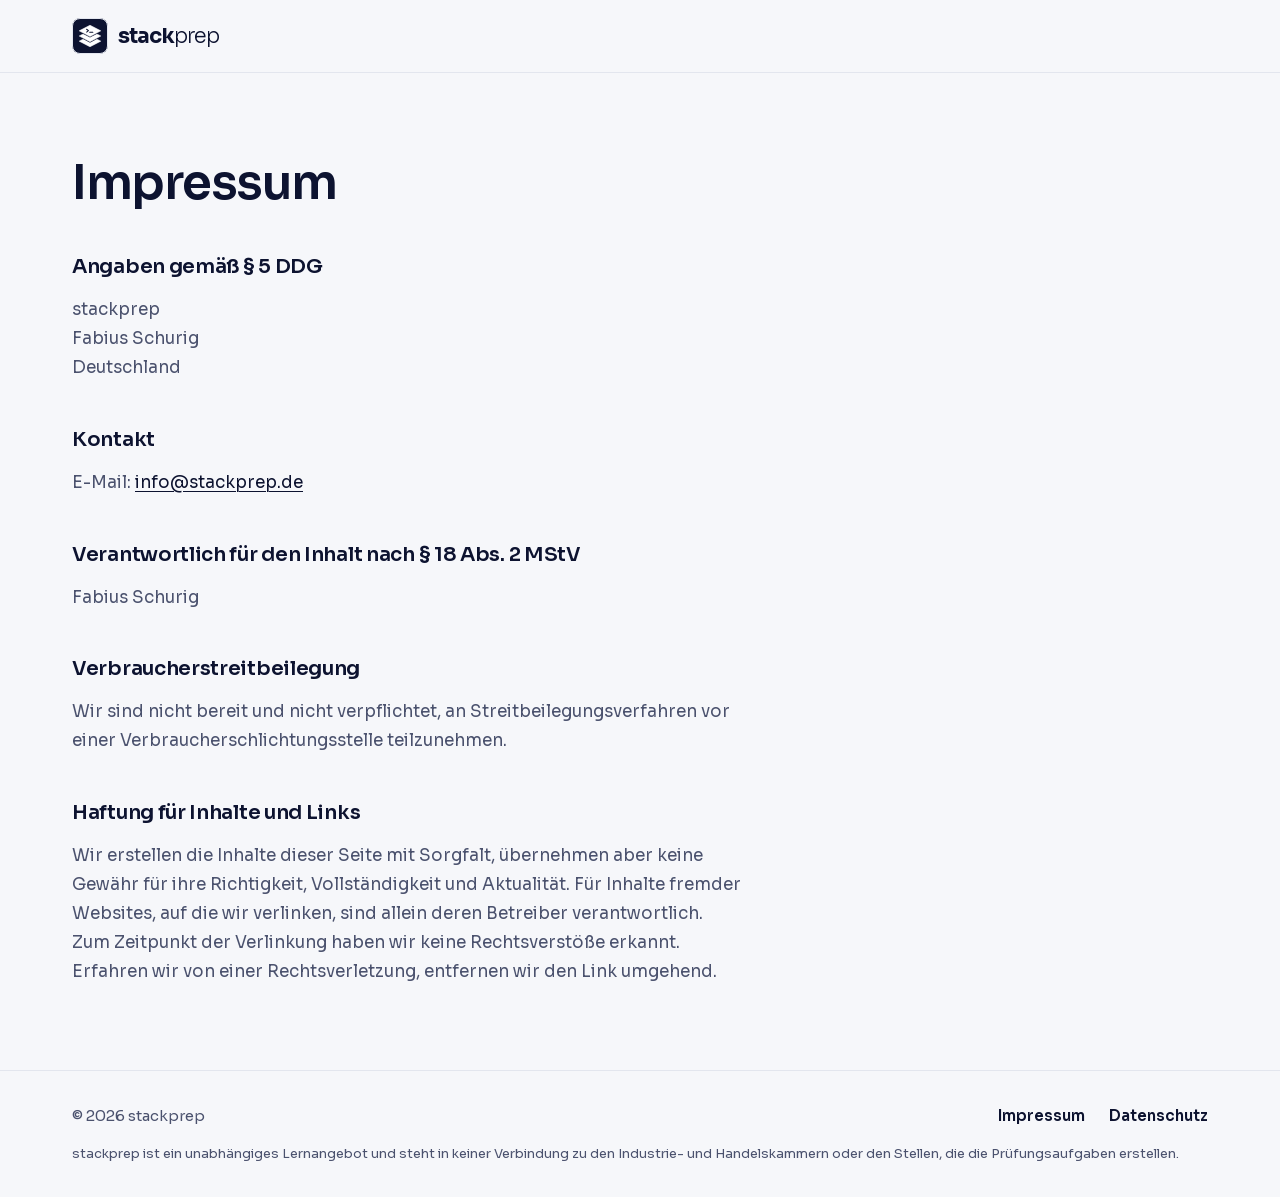
<file: impressum.html>
<!doctype html>
<html lang="de">
<head>
  <meta charset="utf-8">
  <meta name="viewport" content="width=device-width, initial-scale=1">
  <meta http-equiv="Content-Security-Policy" content="default-src 'none'; script-src 'self'; style-src 'self'; img-src 'self'; font-src 'self'; base-uri 'none'; form-action 'none'; upgrade-insecure-requests">
  <meta name="robots" content="noindex">
  <title>Impressum · stackprep</title>
  <link rel="icon" href="/assets/img/favicon.svg" type="image/svg+xml">
  <script src="/assets/js/theme.js"></script>
  <link rel="stylesheet" href="/assets/css/styles.css">
</head>
<body>
  <header class="site-header">
    <div class="container site-header__inner">
      <a class="brand" href="/" aria-label="stackprep, zur Startseite">
        <img class="brand__mark" src="/assets/img/logo-mark.svg" alt="" width="36" height="36">
        <span class="brand__word"><span class="brand__stack">stack</span><span class="brand__prep">prep</span></span>
      </a>
    </div>
  </header>

  <main class="legal">
    <div class="container">
      <h1>Impressum</h1>

      <h2>Angaben gemäß § 5 DDG</h2>
      <p>stackprep<br>Fabius Schurig<br>Deutschland</p>

      <h2>Kontakt</h2>
      <p>E-Mail: <a href="mailto:info@stackprep.de">info@stackprep.de</a></p>

      <h2>Verantwortlich für den Inhalt nach § 18 Abs. 2 MStV</h2>
      <p>Fabius Schurig</p>

      <h2>Verbraucherstreitbeilegung</h2>
      <p>Wir sind nicht bereit und nicht verpflichtet, an Streitbeilegungsverfahren vor einer Verbraucherschlichtungsstelle teilzunehmen.</p>

      <h2>Haftung für Inhalte und Links</h2>
      <p>Wir erstellen die Inhalte dieser Seite mit Sorgfalt, übernehmen aber keine Gewähr für ihre Richtigkeit, Vollständigkeit und Aktualität. Für Inhalte fremder Websites, auf die wir verlinken, sind allein deren Betreiber verantwortlich. Zum Zeitpunkt der Verlinkung haben wir keine Rechtsverstöße erkannt. Erfahren wir von einer Rechtsverletzung, entfernen wir den Link umgehend.</p>
    </div>
  </main>

  <footer class="site-footer">
    <div class="container site-footer__inner">
      <p>© 2026 stackprep</p>
      <ul>
        <li><a href="/impressum.html" aria-current="page">Impressum</a></li>
        <li><a href="/datenschutz.html">Datenschutz</a></li>
      </ul>
      <p class="site-footer__note">stackprep ist ein unabhängiges Lernangebot und steht in keiner Verbindung zu den Industrie- und Handelskammern oder den Stellen, die die Prüfungsaufgaben erstellen.</p>
    </div>
  </footer>
</body>
</html>
</file>
<file: assets/css/styles.css>
/* StackPrep — site styles. Same palette as the app: navy and white from the logo, no colour fades. */

@font-face {
  font-family: "Sora";
  src: url("/assets/fonts/Sora-Variable.woff2") format("woff2");
  font-weight: 100 800;
  font-display: swap;
}

/* Colour themes: light by default, dark from the system setting or the header toggle */

:root {
  color-scheme: light;
  --bg: #F6F7FA;
  --surface: #FFFFFF;
  --surface-muted: #EFF1F6;
  --border: #E3E6EE;
  --text: #0D1330;
  --text-secondary: #4B526E;
  --placeholder: #6B718C;
  --action: #0D1330;
  --action-hover: #232A4B;
  --on-action: #FFFFFF;
  --error: #B42318;
  --shadow: 0 1px 2px rgba(13, 19, 48, 0.06);

  --font-sans: "Sora", ui-sans-serif, system-ui, -apple-system, "Segoe UI", Roboto, sans-serif;

  --gutter: clamp(1rem, 0.5rem + 2.5vw, 2.5rem);
}

@media (prefers-color-scheme: dark) {
  :root:not([data-theme="light"]) {
    color-scheme: dark;
    --bg: #0A0E1F;
    --surface: #0F1428;
    --surface-muted: #141A33;
    --border: #1F2747;
    --text: #F4F5F9;
    --text-secondary: #A4AAC0;
    --placeholder: #868CA6;
    --action: #FFFFFF;
    --action-hover: #E3E6EE;
    --on-action: #0D1330;
    --error: #FF9B8F;
    --shadow: none;
  }
}

:root[data-theme="dark"] {
  color-scheme: dark;
  --bg: #0A0E1F;
  --surface: #0F1428;
  --surface-muted: #141A33;
  --border: #1F2747;
  --text: #F4F5F9;
  --text-secondary: #A4AAC0;
  --placeholder: #868CA6;
  --action: #FFFFFF;
  --action-hover: #E3E6EE;
  --on-action: #0D1330;
  --error: #FF9B8F;
  --shadow: none;
}

*,
*::before,
*::after {
  box-sizing: border-box;
}

html {
  -webkit-text-size-adjust: 100%;
  scroll-behavior: smooth;
}

body {
  margin: 0;
  display: flex;
  flex-direction: column;
  min-height: 100vh;
  background: var(--bg);
  color: var(--text);
  font-family: var(--font-sans);
  font-size: 1.0625rem;
  line-height: 1.7;
  -webkit-font-smoothing: antialiased;
  -moz-osx-font-smoothing: grayscale;
}

main {
  flex: 1;
}

h1,
h2,
h3,
p {
  margin: 0;
}

img {
  display: block;
}

/* Links: in running text always underlined, in header and footer bold and underlined on hover */

a {
  color: var(--text);
  text-decoration-thickness: 1px;
  text-underline-offset: 0.2em;
}

a:hover {
  text-decoration-thickness: 2px;
}

:focus-visible {
  outline: 3px solid var(--text);
  outline-offset: 3px;
  border-radius: 6px;
}

::selection {
  background: var(--action);
  color: var(--on-action);
}

.container {
  width: 100%;
  max-width: 76rem;
  margin-inline: auto;
  padding-inline: var(--gutter);
}

.visually-hidden {
  position: absolute;
  width: 1px;
  height: 1px;
  overflow: hidden;
  clip: rect(0 0 0 0);
  white-space: nowrap;
}

.skip-link {
  position: absolute;
  left: 1rem;
  top: -4rem;
  z-index: 20;
  padding: 0.75rem 1rem;
  background: var(--action);
  color: var(--on-action);
  border-radius: 10px;
}

.skip-link:focus {
  top: 1rem;
}

/* Pill button with a round arrow chip, as in the app. The only button style on the site. */

.pill-button {
  display: inline-flex;
  align-items: center;
  gap: 0.75rem;
  min-height: 3rem;
  padding: 0.375rem 0.375rem 0.375rem 1.375rem;
  border: 0;
  border-radius: 999px;
  background: var(--action);
  color: var(--on-action);
  font: inherit;
  font-size: 0.9375rem;
  font-weight: 600;
  line-height: 1.2;
  white-space: nowrap;
  text-decoration: none;
  cursor: pointer;
  transition: background-color 150ms ease;
}

.pill-button:hover {
  background: var(--action-hover);
}

.pill-button:focus-visible {
  outline: 2px solid var(--text);
  outline-offset: 2px;
  border-radius: 999px;
}

.pill-button:disabled {
  opacity: 0.6;
  cursor: progress;
}

.pill-button__arrow {
  display: inline-grid;
  flex: none;
  place-items: center;
  width: 2.25rem;
  height: 2.25rem;
  border-radius: 50%;
  background: color-mix(in srgb, var(--on-action) 16%, transparent);
}

.pill-button__arrow svg {
  width: 1rem;
  height: 1rem;
}

/* Header */

.site-header {
  border-bottom: 1px solid var(--border);
  background: var(--bg);
}

.site-header__inner {
  display: flex;
  align-items: center;
  gap: 1.25rem;
  min-height: 4.5rem;
}

.brand {
  display: inline-flex;
  align-items: center;
  gap: 0.625rem;
  margin-right: auto;
  text-decoration: none;
}

.brand__mark {
  width: 2.25rem;
  height: 2.25rem;
  border-radius: 8px;
  outline: 1px solid var(--border);
  outline-offset: -1px;
}

/* Wordmark: "stack" bold, "prep" light */
.brand__word {
  font-size: 1.3125rem;
  letter-spacing: -0.045em;
  line-height: 1;
}

.brand__stack {
  font-weight: 700;
}

.brand__prep {
  font-weight: 300;
}

.site-nav a,
.site-footer a {
  font-weight: 600;
  text-decoration: none;
}

.site-nav {
  display: flex;
  gap: 1.5rem;
}

.site-nav a {
  font-size: 1rem;
  white-space: nowrap;
}

/* Jump targets land with a little air above them */
#themen,
#warum {
  scroll-margin-top: 1.5rem;
}

.site-nav a:hover,
.site-footer a:hover {
  text-decoration: underline;
}

.theme-toggle {
  display: inline-grid;
  place-items: center;
  width: 2.75rem;
  height: 2.75rem;
  padding: 0;
  border: 1px solid var(--border);
  border-radius: 50%;
  background: transparent;
  color: var(--text);
  cursor: pointer;
}

.theme-toggle[hidden] {
  display: none;
}

.theme-toggle:hover {
  background: var(--surface-muted);
}

.theme-toggle svg {
  width: 1.125rem;
  height: 1.125rem;
}

.pill-button.site-header__cta {
  gap: 0.625rem;
  min-height: 2.75rem;
  padding-left: 1.125rem;
}

.site-header__cta .pill-button__arrow {
  width: 2rem;
  height: 2rem;
}

.theme-toggle[aria-pressed="true"] .icon-moon,
.theme-toggle[aria-pressed="false"] .icon-sun {
  display: none;
}

/* Hero */

.hero {
  padding-block: clamp(4rem, 2rem + 7vw, 8rem) clamp(3rem, 2rem + 4vw, 5rem);
}

.hero__inner {
  display: flex;
  flex-direction: column;
  align-items: center;
  text-align: center;
}

.hero h1 {
  max-width: 16ch;
  font-size: clamp(2.375rem, 1.3rem + 4vw, 4.25rem);
  font-weight: 600;
  letter-spacing: -0.03em;
  word-spacing: 0.06em;
  line-height: 1.12;
  text-wrap: balance;
}

.hero__lead {
  max-width: 38rem;
  margin-top: 2rem;
  color: var(--text-secondary);
  font-size: clamp(1.0625rem, 1rem + 0.3vw, 1.1875rem);
  line-height: 1.75;
  text-wrap: pretty;
}

/* Landing hero: copy on the left, a mockup of the app on the right */

.hero--split {
  padding-block: clamp(3rem, 1.5rem + 5vw, 6rem) clamp(3rem, 2rem + 4vw, 5rem);
}

.hero--split .hero__inner {
  display: grid;
  grid-template-columns: minmax(0, 1fr) minmax(0, 1fr);
  align-items: center;
  gap: clamp(2.5rem, 1rem + 4vw, 4.5rem);
  text-align: left;
}

.hero--split h1 {
  max-width: none;
  font-size: clamp(2.125rem, 3.8vw, 3.25rem);
  text-wrap: wrap;
}

.hero__soft {
  color: var(--text-secondary);
}

.checklist {
  display: grid;
  gap: 0.75rem;
  margin: 2rem 0 2.25rem;
  padding: 0;
  list-style: none;
  color: var(--text-secondary);
  font-size: 1.0625rem;
  line-height: 1.6;
}

.checklist li {
  display: grid;
  grid-template-columns: 1.25rem minmax(0, 1fr);
  gap: 0.75rem;
  align-items: start;
}

.checklist svg {
  width: 1.25rem;
  height: 1.25rem;
  margin-top: 0.2rem;
  color: var(--text);
}

/* Badge in its own row under copy and screenshot, centred on the page */
.hero--split .proof {
  grid-column: 1 / -1;
  justify-content: center;
}

/* macOS window with a question from stackprep */

.window {
  width: 100%;
  max-width: 34rem;
  margin-left: auto;
  overflow: hidden;
  border: 1px solid var(--border);
  border-radius: 22px;
  background: var(--surface);
  box-shadow: 0 1px 2px rgba(13, 19, 48, 0.06), 0 30px 60px -30px rgba(13, 19, 48, 0.35);
}

.window__bar {
  display: flex;
  align-items: center;
  padding: 0.875rem 1.125rem;
  border-bottom: 1px solid var(--border);
}

.window__dots {
  display: flex;
  gap: 0.5rem;
}

.window__dots i {
  width: 0.75rem;
  height: 0.75rem;
  border-radius: 50%;
  background: #FF5F57;
}

.window__dots i:nth-child(2) { background: #FEBC2E; }
.window__dots i:nth-child(3) { background: #28C840; }

/* Title centred over the whole bar: the dots take 3.25rem on the left */
.window__bar p {
  flex: 1;
  margin-right: 3.25rem;
  color: var(--text-secondary);
  font-size: 0.9375rem;
  text-align: center;
}

/* Screenshot variant: the app screenshot is dark, so the frame stays dark in both themes */
.window--shot {
  max-width: none;
  margin: 0;
  border-color: #1F2747;
  background: #0A0E1F;
  box-shadow: 0 1px 2px rgba(13, 19, 48, 0.06), 0 40px 80px -30px rgba(13, 19, 48, 0.55);
}

.window--shot .window__bar {
  padding-block: 0.75rem;
  border-bottom-color: #1F2747;
  background: #11162B;
}

.window--shot .window__bar p {
  color: #A4AAC0;
  font-size: 0.875rem;
}

.window--shot img {
  width: 100%;
  height: auto;
}


/* Social proof under the button */
.proof {
  display: flex;
  flex-wrap: wrap;
  justify-content: center;
  align-items: center;
  gap: 0.5rem;
  color: var(--text-secondary);
  font-size: 0.9375rem;
  line-height: 1.6;
}

/* Laurel badge around the social proof */
.proof__laurel {
  flex: none;
  width: 2.25rem;
  height: 4.75rem;
  color: var(--text-secondary);
}

.proof__laurel--right {
  transform: scaleX(-1);
}

.proof p {
  display: grid;
  font-size: 1.0625rem;
  text-align: center;
  line-height: 1.35;
}

.proof p span {
  color: var(--text-secondary);
}

.proof strong {
  color: var(--text);
  font-weight: 600;
}

/* Small label above a heading */

.section__label {
  margin-bottom: 1.25rem;
  color: var(--text-secondary);
  font-size: 0.9375rem;
  font-weight: 600;
  line-height: 1.4;
}

/* Forms */

/* AP1 column chart in a dark macOS window, like the screenshot in the hero.
   One series (share of topic appearances), columns grow from one baseline; hover or focus shows the details. */

.topics-section {
  padding-bottom: clamp(3rem, 2rem + 4vw, 5rem);
}

.topics-section__title {
  margin-bottom: 0.75rem;
  font-size: clamp(1.5rem, 1.1rem + 1.6vw, 2.125rem);
  font-weight: 600;
  letter-spacing: -0.03em;
  line-height: 1.2;
  text-align: center;
  text-wrap: balance;
}

.topics-section__lead {
  max-width: 44rem;
  margin: 0 auto 2rem;
  color: var(--text-secondary);
  font-size: 1.0625rem;
  line-height: 1.65;
  text-align: center;
  text-wrap: balance;
}

.window--chart {
  max-width: 60rem;
  margin-inline: auto;
}

.column-chart {
  padding: 1.5rem clamp(1rem, 0.5rem + 2vw, 2rem) 1rem;
  color: #F4F5F9;
}

/* On narrow screens the columns keep their width and the plot scrolls sideways */
.column-chart__scroll {
  overflow-x: auto;
}

.column-chart__plot {
  display: grid;
  grid-template-columns: repeat(8, minmax(6rem, 1fr));
  /* Wide enough for all eight columns, so the baseline runs under every one */
  min-width: 48rem;
  margin: 0;
  padding: 0;
  list-style: none;
}

.column {
  position: relative;
  display: flex;
  flex-direction: column;
  align-items: center;
  width: 100%;
  padding: 0 0.25rem;
  border-radius: 12px 12px 0 0;
}

.column:hover,
.column:focus-visible {
  background: rgba(244, 245, 249, 0.06);
}

.column:focus-visible {
  outline: 2px solid #F4F5F9;
  outline-offset: -2px;
}

.column__track {
  display: flex;
  flex-direction: column;
  justify-content: flex-end;
  align-items: center;
  height: 21rem;
  padding-top: 2.5rem;
}

.column__value {
  margin-bottom: 0.5rem;
  font-size: 1.0625rem;
  font-weight: 600;
  font-variant-numeric: tabular-nums;
  white-space: nowrap;
}

/* 4px rounded data end on top, square at the baseline */
.column__bar {
  display: block;
  width: 3.25rem;
  min-height: 2px;
  border-radius: 6px 6px 0 0;
  /* Periwinkle in the hue of the logo navy, so the columns read as brand colour on the dark window */
  background: #8FA0EE;
}

.column__bar.h-100 { height: 100%; }
.column__bar.h-82 { height: 82%; }
.column__bar.h-55 { height: 55%; }
.column__bar.h-45 { height: 45%; }
.column__bar.h-27 { height: 27%; }
.column__bar.h-18 { height: 18%; }

.column__label {
  display: flex;
  align-items: flex-start;
  justify-content: center;
  min-height: 2.75rem;
  padding: 0.625rem 0 0.5rem;
  color: #A4AAC0;
  font-size: 0.875rem;
  font-weight: 500;
  line-height: 1.3;
  text-align: center;
  hyphens: manual;
}

/* Full area name on hover or keyboard focus */
.column__tip {
  position: absolute;
  top: 0;
  left: 50%;
  z-index: 2;
  display: none;
  width: max-content;
  max-width: 17rem;
  padding: 0.5rem 0.625rem;
  border: 1px solid #1F2747;
  border-radius: 8px;
  background: #161C35;
  box-shadow: 0 8px 24px -12px rgba(0, 0, 0, 0.6);
  color: #F4F5F9;
  font-size: 0.75rem;
  font-weight: 500;
  line-height: 1.45;
  text-align: left;
  transform: translateX(-50%);
}

.column:hover .column__tip,
.column:focus-visible .column__tip {
  display: block;
}

/* The outer columns keep their tooltip inside the window */
.column-chart__plot li:first-child .column__tip {
  left: 0;
  transform: none;
}

.column-chart__plot li:last-child .column__tip {
  right: 0;
  left: auto;
  transform: none;
}

/* Why the grade matters: four sourced figures in the same dark window as the chart */

.stats {
  display: grid;
  grid-template-columns: repeat(2, minmax(0, 1fr));
  gap: 1px;
  margin: 0;
  padding: 0;
  background: #1F2747;
  list-style: none;
}

.stat {
  padding: clamp(1.25rem, 0.75rem + 2vw, 2rem);
  background: #0A0E1F;
}

.stat__value {
  color: #F4F5F9;
  font-size: clamp(2rem, 1.5rem + 2vw, 2.75rem);
  font-weight: 600;
  letter-spacing: -0.03em;
  line-height: 1.1;
  font-variant-numeric: tabular-nums;
}

.stat__text {
  margin-top: 0.625rem;
  color: #C4C9DB;
  font-size: 1rem;
  line-height: 1.55;
}

.stat__text strong {
  color: #F4F5F9;
  font-weight: 700;
}

.stat__source {
  margin-top: 0.875rem;
  color: #868CA6;
  font-size: 0.75rem;
  line-height: 1.5;
}

.stat__source a {
  color: inherit;
}

.stat__source a:hover {
  color: #F4F5F9;
}

@media (max-width: 640px) {
  .stats {
    grid-template-columns: minmax(0, 1fr);
  }
}

/* Waitlist card */

.signup-section {
  padding-bottom: clamp(3rem, 2rem + 4vw, 6rem);
  scroll-margin-top: 1.5rem;
}

.signup {
  width: 100%;
  max-width: 44rem;
  margin-inline: auto;
  text-align: center;
  padding: clamp(2rem, 1rem + 4vw, 3.5rem) clamp(1.25rem, 0.5rem + 4vw, 3.5rem);
  border: 1px solid var(--border);
  border-radius: 28px;
  background: var(--surface);
  box-shadow: var(--shadow);
}

.signup__title {
  font-size: clamp(1.75rem, 1.2rem + 2vw, 2.5rem);
  font-weight: 600;
  letter-spacing: -0.03em;
  word-spacing: 0.06em;
  line-height: 1.15;
  text-wrap: balance;
}

.waitlist {
  display: grid;
  gap: 0.875rem;
  width: 100%;
  max-width: 32rem;
  margin: 2rem auto 0;
  text-align: left;
}

.waitlist__select,
.waitlist__input,
.field input,
.field select {
  width: 100%;
  min-height: 3rem;
  padding: 0 1rem;
  border: 1px solid var(--border);
  border-radius: 14px;
  background: var(--bg);
  color: var(--text);
  font: inherit;
  font-size: 1rem;
}

.waitlist__select,
.waitlist__input {
  min-height: 3.25rem;
  padding-inline: 1.375rem;
  border-radius: 999px;
}

.waitlist__select {
  color: var(--text-secondary);
}

/* Own chevron instead of the browser arrow, with the same inset as the text */
.select {
  position: relative;
  display: block;
}

.select select {
  padding-right: 3rem;
  appearance: none;
  -webkit-appearance: none;
}

.select__chevron {
  position: absolute;
  top: 50%;
  right: 1.25rem;
  width: 1rem;
  height: 1rem;
  color: var(--text-secondary);
  pointer-events: none;
  transform: translateY(-50%);
}

.waitlist__select:has(option:checked:not([value=""])) {
  color: var(--text);
}

.field input::placeholder,
.waitlist__input::placeholder {
  color: var(--placeholder);
}

.waitlist__select:focus-visible,
.field input:focus-visible,
.field select:focus-visible {
  outline: none;
  border-color: var(--text);
}

.waitlist__input:focus-visible {
  outline: none;
  border-color: var(--text);
}

.waitlist__input[aria-invalid="true"],
.field input[aria-invalid="true"],
.field select[aria-invalid="true"] {
  border-color: var(--error);
}

.pill-button.waitlist__submit {
  justify-self: center;
  margin-top: 0.5rem;
}

.lead-form {
  display: grid;
  gap: 1.125rem;
  width: 100%;
  max-width: 44rem;
  margin-top: 3rem;
  padding: clamp(1.5rem, 1rem + 2vw, 2.5rem);
  border: 1px solid var(--border);
  border-radius: 22px;
  background: var(--surface);
  box-shadow: var(--shadow);
  text-align: left;
}

.lead-form__title {
  font-size: 1.375rem;
  font-weight: 600;
  letter-spacing: -0.02em;
  line-height: 1.3;
}

.lead-form__row {
  display: grid;
  grid-template-columns: repeat(2, minmax(0, 1fr));
  gap: 1.125rem;
}

.lead-form__actions {
  display: flex;
  justify-content: flex-end;
}

.field {
  display: grid;
  gap: 0.4375rem;
}

.field__label {
  font-size: 0.9375rem;
  font-weight: 600;
  line-height: 1.4;
}

.field__hint {
  color: var(--text-secondary);
  font-weight: 400;
}

.check {
  display: grid;
  grid-template-columns: auto minmax(0, 1fr);
  gap: 0.625rem;
  align-items: start;
  color: var(--text-secondary);
  font-size: 0.9375rem;
  line-height: 1.6;
  cursor: pointer;
}

.check input {
  width: 1.125rem;
  height: 1.125rem;
  margin: 0.2rem 0 0;
  accent-color: var(--action);
}

.check:has([aria-invalid="true"]) {
  color: var(--error);
}

.hp {
  position: absolute;
  left: -10000px;
  width: 1px;
  height: 1px;
  overflow: hidden;
}

.form-status:empty {
  display: none;
}

.form-status {
  min-height: 1.5em;
  font-size: 0.9375rem;
  font-weight: 600;
  line-height: 1.5;
}

.form-status[data-state="success"] { color: var(--text); }
.form-status[data-state="error"],
.form-status[data-state="invalid"],
.form-status[data-state="limited"] { color: var(--error); }
.form-status[data-state="pending"] { color: var(--text-secondary); }

/* Footer */

.site-footer {
  padding-block: 2rem;
  border-top: 1px solid var(--border);
  color: var(--text-secondary);
  font-size: 0.9375rem;
}

.site-footer__inner {
  display: flex;
  flex-wrap: wrap;
  justify-content: space-between;
  gap: 1rem;
}

.site-footer ul {
  display: flex;
  gap: 1.5rem;
  margin: 0;
  padding: 0;
  list-style: none;
}

.site-footer__note {
  flex-basis: 100%;
  font-size: 0.8125rem;
  line-height: 1.6;
}

/* Legal pages and the confirmation page */

.legal {
  padding-block: clamp(3rem, 2rem + 4vw, 6rem);
}

.legal h1 {
  margin-bottom: 2rem;
  font-size: clamp(2rem, 1.4rem + 2.4vw, 3rem);
  font-weight: 600;
  letter-spacing: -0.03em;
  line-height: 1.12;
}

.legal h2 {
  margin: 2.5rem 0 0.75rem;
  font-size: 1.25rem;
  font-weight: 600;
  letter-spacing: -0.015em;
}

.legal p {
  max-width: 42rem;
  color: var(--text-secondary);
}

.legal p + p {
  margin-top: 0.75rem;
}

.legal .waitlist {
  margin: 2rem 0 0;
}

@media (prefers-reduced-motion: reduce) {
  html { scroll-behavior: auto; }
  .pill-button { transition: none; }
}

/* Responsive */

@media (max-width: 960px) {
  .hero--split .hero__inner {
    grid-template-columns: minmax(0, 1fr);
  }

  .window {
    margin-inline: auto;
  }
}

@media (max-width: 860px) {
  .site-nav a + a {
    display: none;
  }
}

@media (max-width: 640px) {
  .pill-button.site-header__cta,
  .site-nav {
    display: none;
  }

  .theme-toggle {
    margin-left: auto;
  }
}

@media (max-width: 760px) {
  .lead-form__row {
    grid-template-columns: minmax(0, 1fr);
  }

  .lead-form__actions .pill-button {
    flex: 1;
    justify-content: space-between;
  }
}

@media (max-width: 520px) {
  .site-header__inner {
    gap: 0.875rem;
  }
}
</file>
